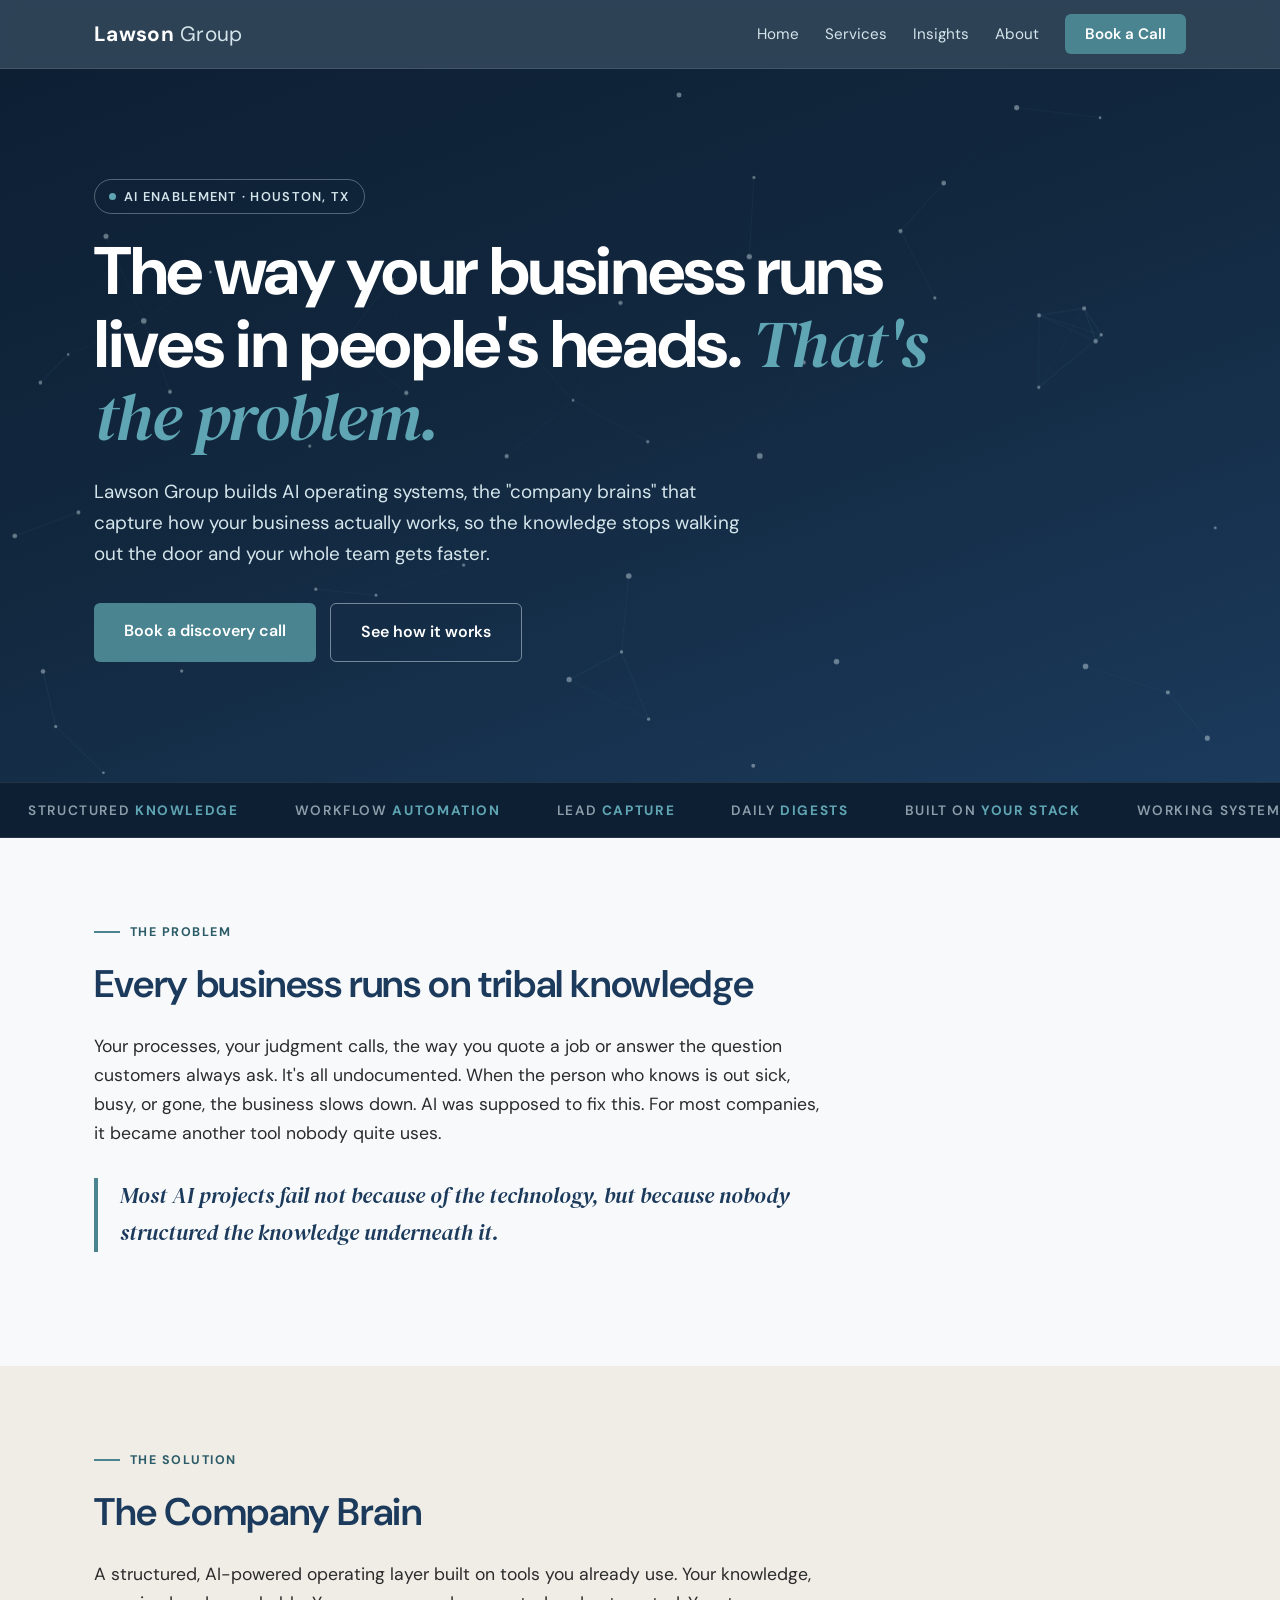
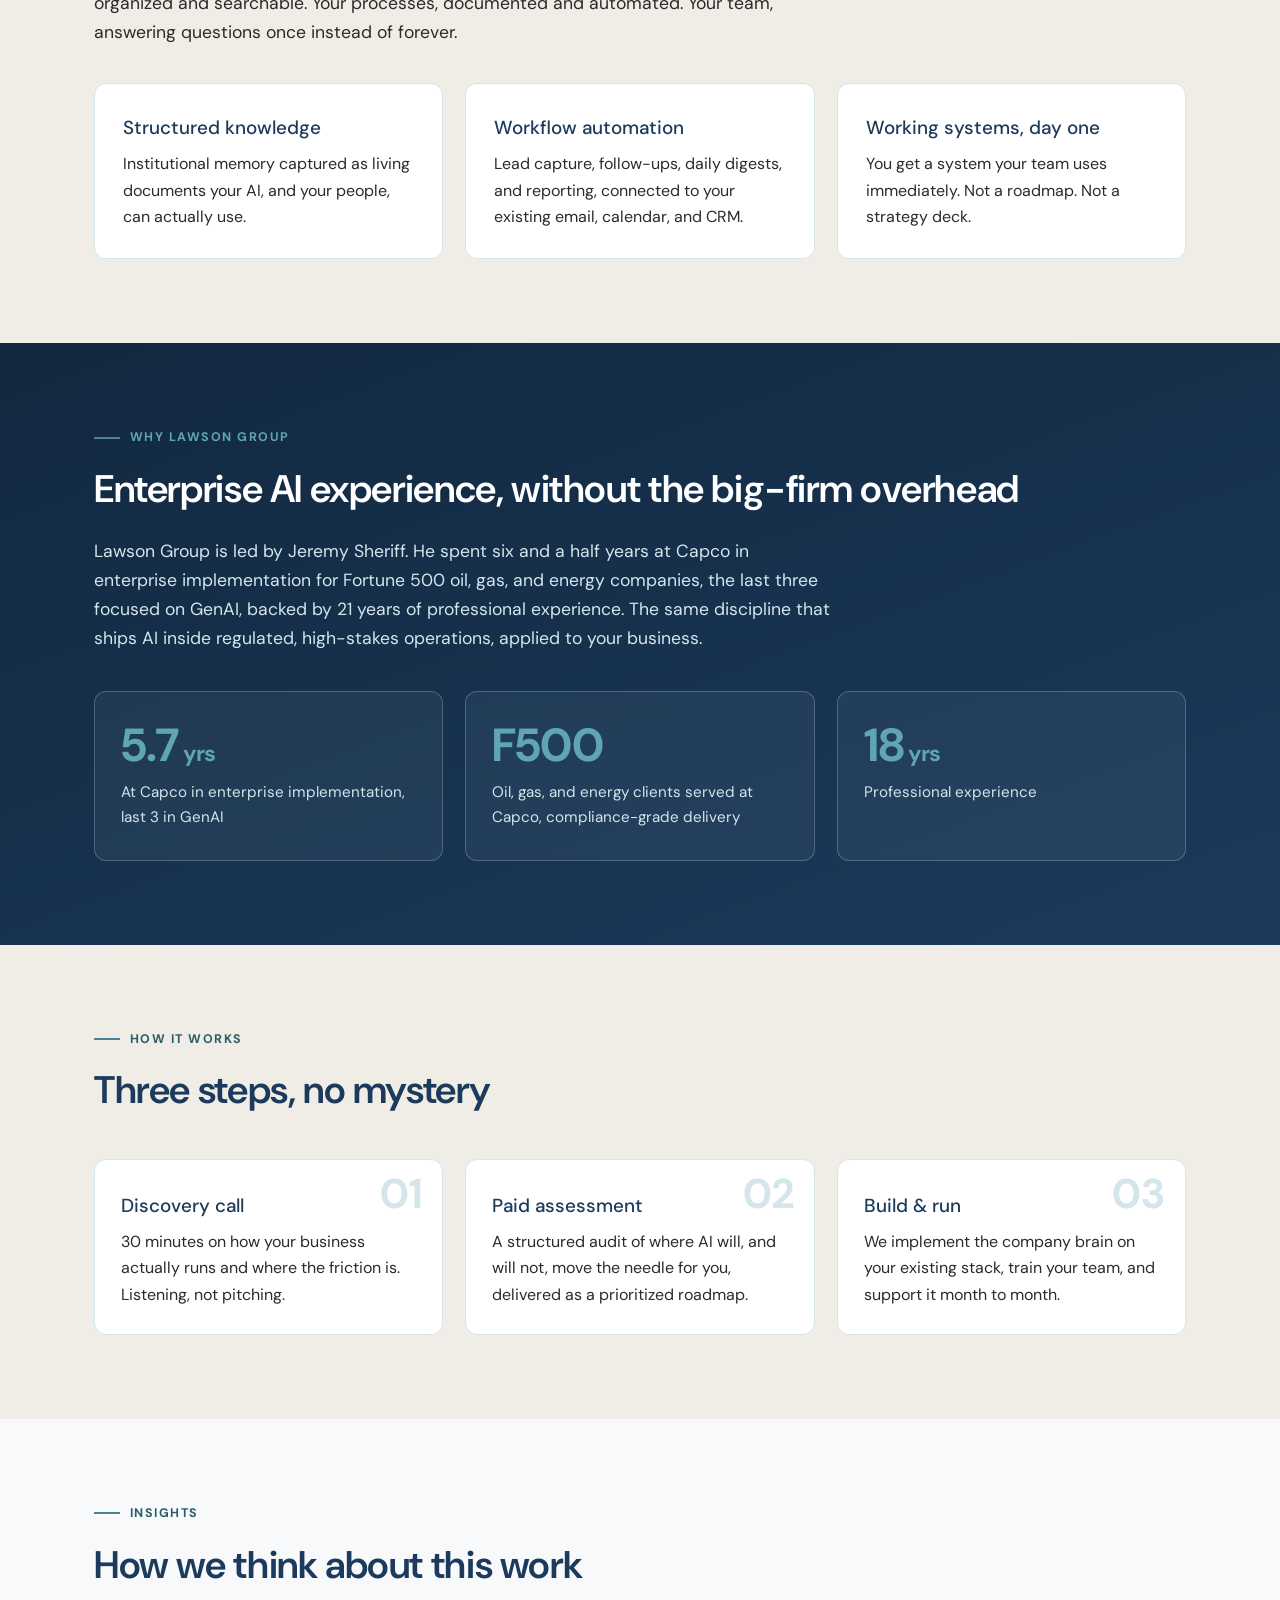
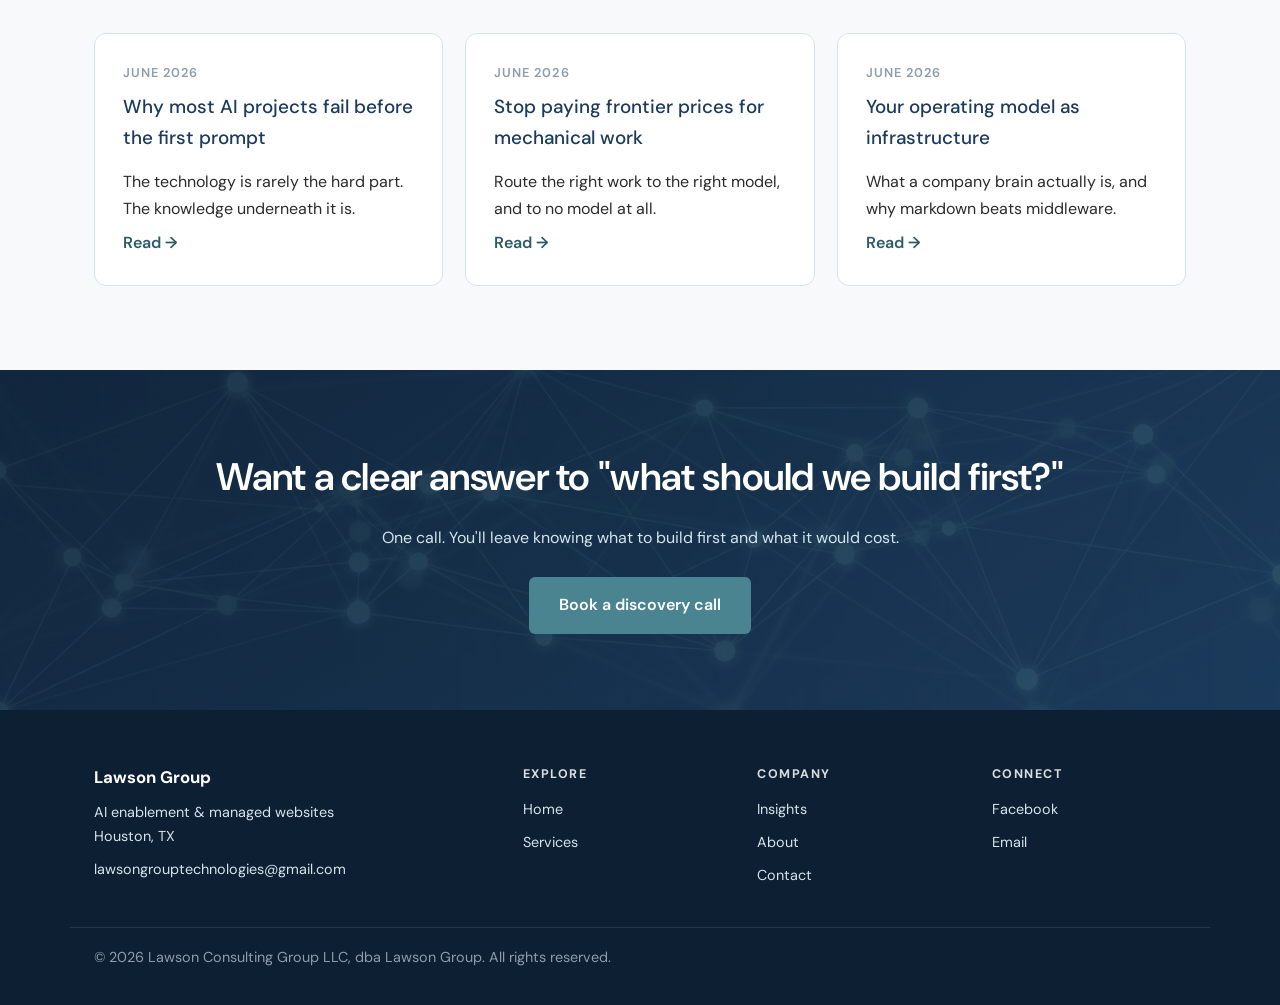
<file: index.html>
<!DOCTYPE html>
<html lang="en">
<head>
<meta charset="UTF-8">
<meta name="viewport" content="width=device-width, initial-scale=1.0">
<title>Lawson Group | AI Operating Systems for Growing Businesses | Houston, TX</title>
<meta name="description" content="Lawson Group builds AI-powered company brains, structured operating systems that capture how your business works and make your whole team faster. Houston, TX.">
<link rel="canonical" href="https://lawson-group.pages.dev/">
<meta property="og:title" content="Lawson Group | AI Operating Systems for Growing Businesses">
<meta property="og:description" content="The knowledge in your people's heads, turned into infrastructure that scales. AI enablement led by Jeremy Sheriff, with six and a half years in enterprise implementation at Capco, the last three focused on GenAI.">
<meta property="og:type" content="website">
<meta property="og:url" content="https://lawson-group.pages.dev/">
<meta property="og:image" content="https://lawson-group.pages.dev/assets/brand-graph.jpg">
<meta name="twitter:card" content="summary_large_image">
<meta name="twitter:image" content="https://lawson-group.pages.dev/assets/brand-graph.jpg">
<link rel="preconnect" href="https://fonts.googleapis.com">
<link href="https://fonts.googleapis.com/css2?family=DM+Sans:wght@400;500;600;700&family=DM+Serif+Display:ital@1&display=swap" rel="stylesheet">
<link rel="stylesheet" href="styles.css">
<script type="application/ld+json">
{"@context":"https://schema.org","@type":"ProfessionalService","name":"Lawson Group","legalName":"Lawson Consulting Group LLC","description":"AI enablement consulting and managed websites for small and mid-sized businesses.","areaServed":"Greater Houston, TX","email":"lawsongrouptechnologies@gmail.com","url":"https://lawson-group.pages.dev/"}
</script>
</head>
<body>
<a class="skip-link" href="#main">Skip to content</a>
<div id="progress"></div>
<header>
  <div class="container nav">
    <a class="logo" href="index.html">Lawson<span> Group</span></a>
    <button id="navToggle" aria-label="Menu" aria-expanded="false"><span></span><span></span><span></span></button>
    <nav aria-label="Primary"><ul>
      <li><a href="index.html" aria-current="page">Home</a></li>
      <li><a href="services.html">Services</a></li>
      <li><a href="insights.html">Insights</a></li>
      <li class="hide-m"><a href="about.html">About</a></li>
      <li><a class="nav-cta" href="contact.html">Book a Call</a></li>
    </ul></nav>
  </div>
</header>

<main id="main">
<section class="hero">
  <canvas id="net" aria-hidden="true"></canvas>
  <div class="container">
    <span class="eyebrow"><span class="dot"></span>AI enablement · Houston, TX</span>
    <h1>The way your business runs lives in people's heads. <em>That's the problem.</em></h1>
    <p>Lawson Group builds AI operating systems, the "company brains" that capture how your business actually works, so the knowledge stops walking out the door and your whole team gets faster.</p>
    <div class="hero-actions">
      <a class="btn btn-primary" href="contact.html">Book a discovery call</a>
      <a class="btn btn-ghost" href="services.html">See how it works</a>
    </div>
  </div>
</section>

<div class="marquee" aria-hidden="true">
  <div class="marquee-track">
    <span>Structured <b>knowledge</b></span><span>Workflow <b>automation</b></span><span>Lead <b>capture</b></span><span>Daily <b>digests</b></span><span>Built on <b>your stack</b></span><span>Working systems <b>day one</b></span><span>Structured <b>knowledge</b></span><span>Workflow <b>automation</b></span><span>Lead <b>capture</b></span><span>Daily <b>digests</b></span><span>Built on <b>your stack</b></span><span>Working systems <b>day one</b></span>
  </div>
</div>

<section>
  <div class="container">
    <p class="kicker reveal">The problem</p>
    <h2 class="reveal">Every business runs on tribal knowledge</h2>
    <p class="lead reveal d1">Your processes, your judgment calls, the way you quote a job or answer the question customers always ask. It's all undocumented. When the person who knows is out sick, busy, or gone, the business slows down. AI was supposed to fix this. For most companies, it became another tool nobody quite uses.</p>
    <p class="pullquote reveal d2">Most AI projects fail not because of the technology, but because nobody structured the knowledge underneath it.</p>
  </div>
</section>

<section class="section-alt">
  <div class="container">
    <p class="kicker reveal">The solution</p>
    <h2 class="reveal">The Company Brain</h2>
    <p class="lead reveal d1">A structured, AI-powered operating layer built on tools you already use. Your knowledge, organized and searchable. Your processes, documented and automated. Your team, answering questions once instead of forever.</p>
    <div class="grid grid-3">
      <div class="card reveal d1"><h3>Structured knowledge</h3><p>Institutional memory captured as living documents your AI, and your people, can actually use.</p></div>
      <div class="card reveal d2"><h3>Workflow automation</h3><p>Lead capture, follow-ups, daily digests, and reporting, connected to your existing email, calendar, and CRM.</p></div>
      <div class="card reveal d3"><h3>Working systems, day one</h3><p>You get a system your team uses immediately. Not a roadmap. Not a strategy deck.</p></div>
    </div>
  </div>
</section>

<section class="section-dark">
  <div class="container">
    <p class="kicker reveal">Why Lawson Group</p>
    <h2 class="reveal">Enterprise AI experience, without the big-firm overhead</h2>
    <p class="lead reveal d1">Lawson Group is led by Jeremy Sheriff. He spent six and a half years at Capco in enterprise implementation for Fortune 500 oil, gas, and energy companies, the last three focused on GenAI, backed by 21 years of professional experience. The same discipline that ships AI inside regulated, high-stakes operations, applied to your business.</p>
    <div class="stats">
      <div class="stat reveal d1"><span class="val" data-count="6.5">6.5<small>&nbsp;yrs</small></span><p>At Capco in enterprise implementation, last 3 in GenAI</p></div>
      <div class="stat reveal d2"><span class="val">F500</span><p>Oil, gas, and energy clients served at Capco, compliance-grade delivery</p></div>
      <div class="stat reveal d3"><span class="val" data-count="21">21<small>&nbsp;yrs</small></span><p>Professional experience</p></div>
    </div>
  </div>
</section>

<section class="section-alt">
  <div class="container">
    <p class="kicker reveal">How it works</p>
    <h2 class="reveal">Three steps, no mystery</h2>
    <div class="steps">
      <div class="step reveal d1"><h3>Discovery call</h3><p>30 minutes on how your business actually runs and where the friction is. Listening, not pitching.</p></div>
      <div class="step reveal d2"><h3>Paid assessment</h3><p>A structured audit of where AI will, and will not, move the needle for you, delivered as a prioritized roadmap.</p></div>
      <div class="step reveal d3"><h3>Build &amp; run</h3><p>We implement the company brain on your existing stack, train your team, and support it month to month.</p></div>
    </div>
  </div>
</section>

<section>
  <div class="container">
    <p class="kicker reveal">Insights</p>
    <h2 class="reveal">How we think about this work</h2>
    <div class="grid grid-3">
      <div class="card insight-card reveal d1"><span class="date">June 2026</span><h3>Why most AI projects fail before the first prompt</h3><p>The technology is rarely the hard part. The knowledge underneath it is.</p><a class="more" href="insights.html#knowledge-first">Read →</a></div>
      <div class="card insight-card reveal d2"><span class="date">June 2026</span><h3>Stop paying frontier prices for mechanical work</h3><p>Route the right work to the right model, and to no model at all.</p><a class="more" href="insights.html#model-routing">Read →</a></div>
      <div class="card insight-card reveal d3"><span class="date">June 2026</span><h3>Your operating model as infrastructure</h3><p>What a company brain actually is, and why markdown beats middleware.</p><a class="more" href="insights.html#company-brain">Read →</a></div>
    </div>
  </div>
</section>
</main>

<div class="cta-band">
  <div class="container">
    <h2>Want a clear answer to "what should we build first?"</h2>
    <p>One call. You'll leave knowing what to build first and what it would cost.</p>
    <a class="btn btn-primary" href="contact.html">Book a discovery call</a>
  </div>
</div>

<footer>
  <div class="container footer-grid">
    <div class="footer-brand">
      <strong>Lawson Group</strong>
      <p>AI enablement &amp; managed websites<br>Houston, TX</p>
      <a href="mailto:lawsongrouptechnologies@gmail.com">lawsongrouptechnologies@gmail.com</a>
    </div>
    <div class="footer-col">
      <h4>Explore</h4>
      <a href="index.html">Home</a>
      <a href="services.html">Services</a>
    </div>
    <div class="footer-col">
      <h4>Company</h4>
      <a href="insights.html">Insights</a>
      <a href="about.html">About</a>
      <a href="contact.html">Contact</a>
    </div>
    <div class="footer-col">
      <h4>Connect</h4>
      <a href="https://www.facebook.com/profile.php?id=61590938600605" target="_blank" rel="noopener">Facebook</a>
      <a href="mailto:lawsongrouptechnologies@gmail.com">Email</a>
    </div>
  </div>
  <div class="container fine">© 2026 Lawson Consulting Group LLC, dba Lawson Group. All rights reserved.</div>
</footer>
<script src="app.js" defer></script>
</body>
</html>
</file>
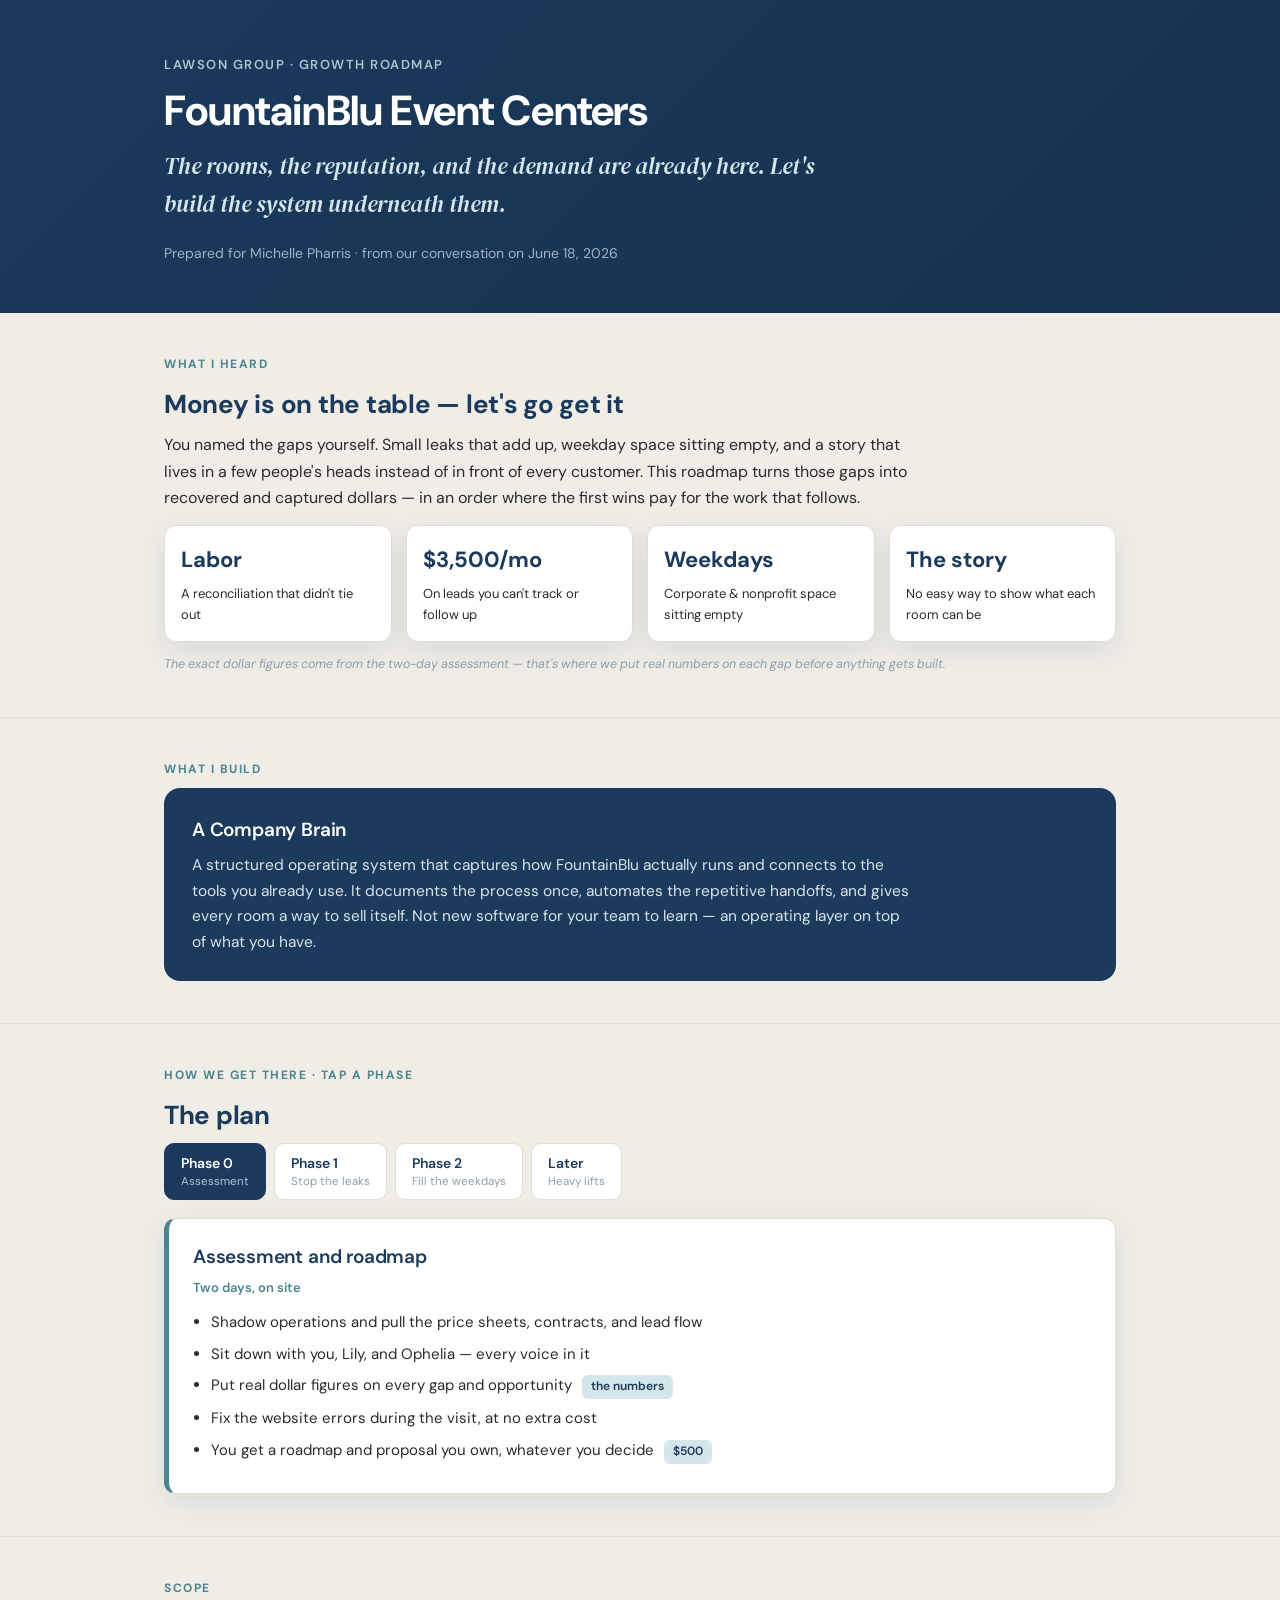
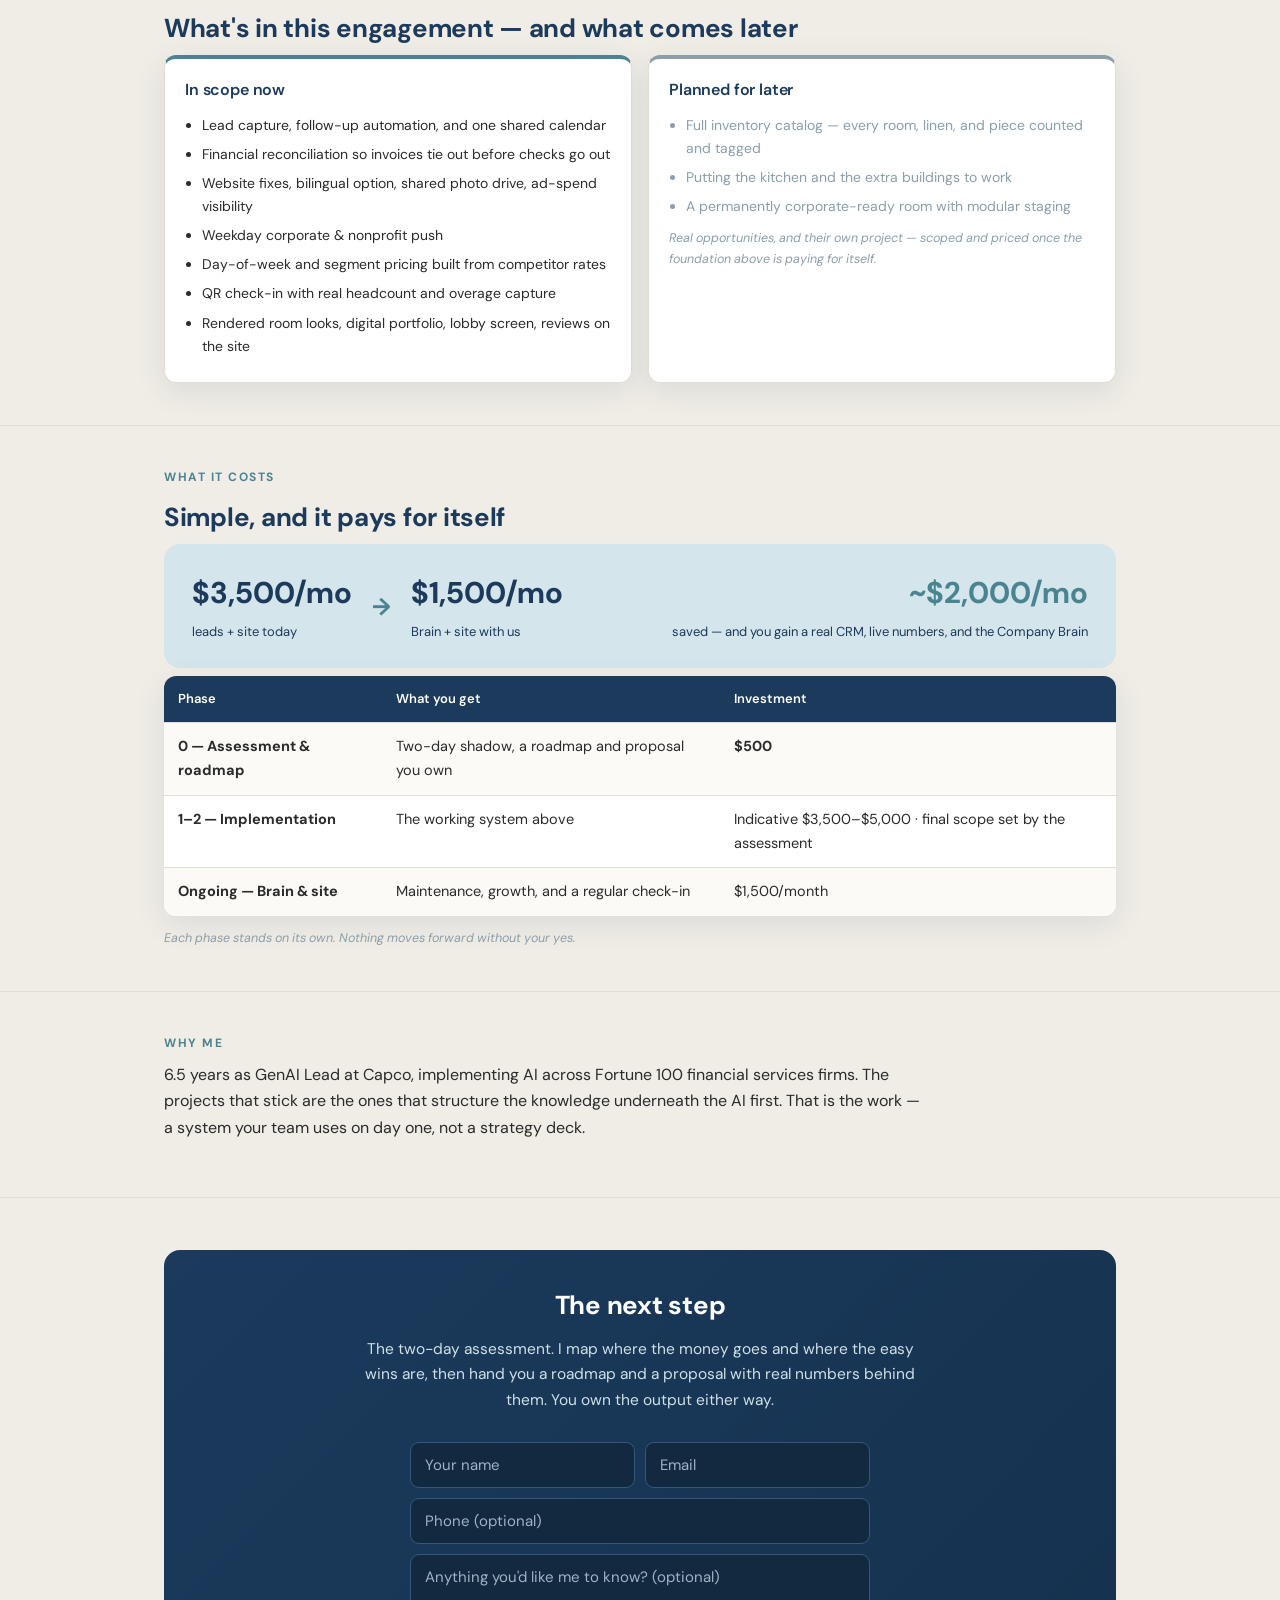
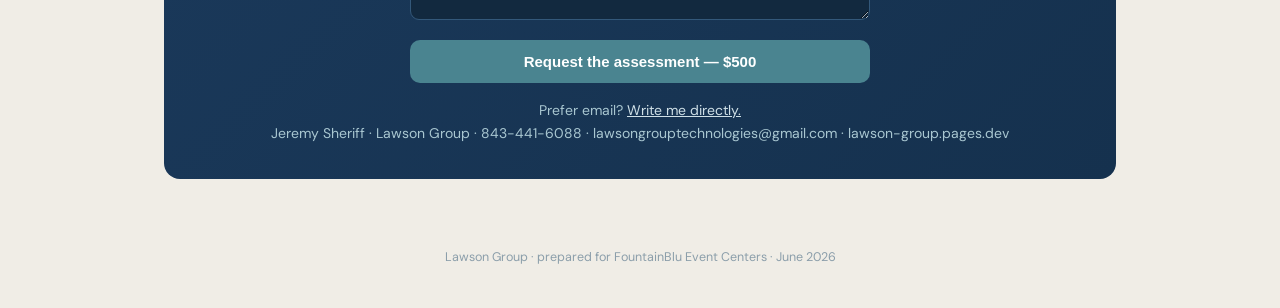
<file: fountainblu-roadmap/index.html>
<!DOCTYPE html>
<html lang="en">
<head>
<meta charset="UTF-8">
<meta name="viewport" content="width=device-width, initial-scale=1.0">
<title>FountainBlu — Growth Roadmap | Lawson Group</title>
<link rel="preconnect" href="https://fonts.googleapis.com">
<link rel="preconnect" href="https://fonts.gstatic.com" crossorigin>
<link href="https://fonts.googleapis.com/css2?family=DM+Sans:wght@400;500;600;700&family=DM+Serif+Display:ital@0;1&display=swap" rel="stylesheet">
<style>
  :root{
    --navy:#1B3A5C; --teal:#4A8490; --champagne:#F0EDE6; --ice:#D4E5EB;
    --slate:#8B9EAA; --ink:#2B2B2B; --offwhite:#F8F9FA; --white:#fff;
    --shadow:0 8px 30px rgba(27,58,92,.10); --line:#E2DED4;
  }
  *{box-sizing:border-box;margin:0;padding:0}
  body{font-family:'DM Sans',system-ui,-apple-system,Segoe UI,Roboto,sans-serif;background:var(--champagne);color:var(--ink);line-height:1.65}
  .wrap{max-width:1000px;margin:0 auto;padding:0 24px}
  h1,h2,h3{font-family:'DM Sans';font-weight:700;color:var(--navy);letter-spacing:-.01em}
  h2{font-size:26px;margin-bottom:6px} h3{font-size:19px;font-weight:600}

  header{background:linear-gradient(135deg,var(--navy),#15314e);color:#fff;padding:54px 0 48px}
  header .kick{color:#A9C7D1;font-size:13px;font-weight:600;letter-spacing:1.5px;text-transform:uppercase}
  header h1{color:#fff;font-size:42px;line-height:1.12;margin:12px 0 14px}
  header .tag{font-family:'DM Serif Display';font-style:italic;font-size:23px;color:var(--ice);font-weight:400;max-width:680px}
  header .who{margin-top:18px;color:#9FB4C4;font-size:14px}

  section{padding:42px 0;border-bottom:1px solid var(--line)}
  .eyebrow{color:var(--teal);font-weight:700;font-size:12px;letter-spacing:1.5px;text-transform:uppercase;margin-bottom:8px}
  p.body{font-size:16px;max-width:760px;margin-bottom:14px}

  .gaps{display:grid;grid-template-columns:repeat(4,1fr);gap:14px;margin-top:8px}
  @media(max-width:780px){.gaps{grid-template-columns:1fr 1fr}}
  .gap{background:var(--white);border:1px solid var(--line);border-radius:12px;padding:16px;box-shadow:var(--shadow)}
  .gap .big{font-family:'DM Sans';font-weight:700;font-size:22px;color:var(--navy)}
  .gap .lbl{font-size:13px;color:var(--ink);margin-top:4px}
  .note{font-size:12.5px;color:var(--slate);margin-top:12px;font-style:italic}

  .brain{background:var(--navy);color:#fff;border-radius:16px;padding:26px 28px;margin-top:6px}
  .brain h3{color:#fff} .brain p{color:#D8E4EA;font-size:15.5px;margin-top:8px;max-width:720px}

  /* phases */
  .ptabs{display:flex;flex-wrap:wrap;gap:8px;margin:6px 0 18px}
  .ptab{font-family:'DM Sans';font-size:14px;font-weight:600;border:1px solid var(--line);background:var(--white);
    color:var(--navy);padding:10px 16px;border-radius:10px;cursor:pointer;transition:.15s;text-align:left}
  .ptab small{display:block;font-weight:400;color:var(--slate);font-size:11.5px;margin-top:2px}
  .ptab.active{background:var(--navy);color:#fff;border-color:var(--navy)}
  .ptab.active small{color:#A9C7D1}
  .pbody{background:var(--white);border:1px solid var(--line);border-left:5px solid var(--teal);border-radius:12px;padding:22px 24px;box-shadow:var(--shadow);min-height:120px}
  .pbody h3{margin-bottom:4px} .pbody .when{color:var(--teal);font-weight:600;font-size:13px;margin-bottom:12px}
  .pbody ul{margin-left:18px} .pbody li{margin:7px 0;font-size:15px}
  .pbody .dollar{display:inline-block;background:var(--ice);color:var(--navy);font-weight:600;font-size:12px;padding:2px 9px;border-radius:6px;margin-left:6px}

  .scope{display:grid;grid-template-columns:1fr 1fr;gap:16px;margin-top:6px}
  @media(max-width:780px){.scope{grid-template-columns:1fr}}
  .scol{background:var(--white);border:1px solid var(--line);border-radius:12px;padding:18px 20px;box-shadow:var(--shadow)}
  .scol.in{border-top:4px solid var(--teal)} .scol.out{border-top:4px solid var(--slate)}
  .scol h3{font-size:16px;margin-bottom:10px}
  .scol ul{margin-left:17px} .scol li{margin:6px 0;font-size:14px;color:var(--ink)}
  .scol.out li{color:var(--slate)}
  .scol .cap{font-size:12.5px;color:var(--slate);margin-top:10px;font-style:italic}

  .savings{display:flex;align-items:center;gap:20px;flex-wrap:wrap;background:var(--ice);border-radius:16px;padding:24px 28px;margin-top:6px}
  .savings .num{font-family:'DM Sans';font-weight:700;font-size:30px;color:var(--navy)}
  .savings .arr{font-size:24px;color:var(--teal);font-weight:700}
  .savings .save{margin-left:auto;text-align:right}
  .savings .save b{display:block;font-size:30px;color:var(--teal);font-weight:700}
  .savings .save span{font-size:13px;color:var(--navy)}
  @media(max-width:780px){.savings .save{margin-left:0;text-align:left;width:100%}}

  table{width:100%;border-collapse:collapse;background:var(--white);border-radius:12px;overflow:hidden;box-shadow:var(--shadow);font-size:14.5px;margin-top:8px}
  th{background:var(--navy);color:#fff;text-align:left;padding:12px 14px;font-size:13px;font-weight:600}
  td{padding:12px 14px;border-top:1px solid var(--line);vertical-align:top}
  tr:nth-child(even) td{background:#FBFAF6}

  .cta{background:linear-gradient(135deg,var(--navy),#15314e);color:#fff;border-radius:16px;padding:34px;text-align:center;margin-top:10px}
  .cta h2{color:#fff;font-size:26px} .cta p{color:#CFE0E7;max-width:560px;margin:10px auto 18px;font-size:15.5px}
  .btn{display:inline-block;background:var(--teal);color:#fff;font-weight:600;text-decoration:none;padding:13px 26px;border-radius:10px;font-size:15px}
  .contact{margin-top:16px;color:#A9C7D1;font-size:14px}

  footer{padding:26px 0 40px;color:var(--slate);font-size:12.5px;text-align:center}

  /* assessment request form (CTA) */
  .assess{max-width:460px;margin:8px auto 4px;text-align:left}
  .assess .row{display:flex;gap:10px}
  @media(max-width:560px){.assess .row{flex-direction:column}}
  .assess input,.assess textarea{width:100%;margin-top:10px;padding:12px 14px;border:1px solid #33587a;border-radius:9px;background:#12293f;color:#fff;font-family:'DM Sans';font-size:15px}
  .assess input::placeholder,.assess textarea::placeholder{color:#9FB4C4}
  .assess input:focus,.assess textarea:focus{outline:none;border-color:var(--teal)}
  .assess button{width:100%;margin-top:12px;background:var(--teal);color:#fff;font-weight:600;border:none;padding:13px 26px;border-radius:10px;font-size:15px;cursor:pointer}
  .assess button:disabled{opacity:.6;cursor:default}
  .assess-ok{max-width:460px;margin:10px auto 2px;background:var(--ice);color:var(--navy);border-radius:12px;padding:16px 18px;font-weight:600}
</style>
</head>
<body>
<header>
  <div class="wrap">
    <div class="kick">Lawson Group · Growth Roadmap</div>
    <h1>FountainBlu Event Centers</h1>
    <div class="tag">The rooms, the reputation, and the demand are already here. Let's build the system underneath them.</div>
    <div class="who">Prepared for Michelle Pharris · from our conversation on June 18, 2026</div>
  </div>
</header>

<section>
  <div class="wrap">
    <div class="eyebrow">What I heard</div>
    <h2>Money is on the table — let's go get it</h2>
    <p class="body">You named the gaps yourself. Small leaks that add up, weekday space sitting empty, and a story that lives in a few people's heads instead of in front of every customer. This roadmap turns those gaps into recovered and captured dollars — in an order where the first wins pay for the work that follows.</p>
    <div class="gaps">
      <div class="gap"><div class="big">Labor</div><div class="lbl">A reconciliation that didn't tie out</div></div>
      <div class="gap"><div class="big">$3,500/mo</div><div class="lbl">On leads you can't track or follow up</div></div>
      <div class="gap"><div class="big">Weekdays</div><div class="lbl">Corporate &amp; nonprofit space sitting empty</div></div>
      <div class="gap"><div class="big">The story</div><div class="lbl">No easy way to show what each room can be</div></div>
    </div>
    <p class="note">The exact dollar figures come from the two-day assessment — that's where we put real numbers on each gap before anything gets built.</p>
  </div>
</section>

<section>
  <div class="wrap">
    <div class="eyebrow">What I build</div>
    <div class="brain">
      <h3>A Company Brain</h3>
      <p>A structured operating system that captures how FountainBlu actually runs and connects to the tools you already use. It documents the process once, automates the repetitive handoffs, and gives every room a way to sell itself. Not new software for your team to learn — an operating layer on top of what you have.</p>
    </div>
  </div>
</section>

<section>
  <div class="wrap">
    <div class="eyebrow">How we get there · tap a phase</div>
    <h2>The plan</h2>
    <div class="ptabs" id="ptabs">
      <button class="ptab active" data-p="0">Phase 0<small>Assessment</small></button>
      <button class="ptab" data-p="1">Phase 1<small>Stop the leaks</small></button>
      <button class="ptab" data-p="2">Phase 2<small>Fill the weekdays</small></button>
      <button class="ptab" data-p="3">Later<small>Heavy lifts</small></button>
    </div>
    <div class="pbody" id="pbody"></div>
  </div>
</section>

<section>
  <div class="wrap">
    <div class="eyebrow">Scope</div>
    <h2>What's in this engagement — and what comes later</h2>
    <div class="scope">
      <div class="scol in">
        <h3>In scope now</h3>
        <ul>
          <li>Lead capture, follow-up automation, and one shared calendar</li>
          <li>Financial reconciliation so invoices tie out before checks go out</li>
          <li>Website fixes, bilingual option, shared photo drive, ad-spend visibility</li>
          <li>Weekday corporate &amp; nonprofit push</li>
          <li>Day-of-week and segment pricing built from competitor rates</li>
          <li>QR check-in with real headcount and overage capture</li>
          <li>Rendered room looks, digital portfolio, lobby screen, reviews on the site</li>
        </ul>
      </div>
      <div class="scol out">
        <h3>Planned for later</h3>
        <ul>
          <li>Full inventory catalog — every room, linen, and piece counted and tagged</li>
          <li>Putting the kitchen and the extra buildings to work</li>
          <li>A permanently corporate-ready room with modular staging</li>
        </ul>
        <div class="cap">Real opportunities, and their own project — scoped and priced once the foundation above is paying for itself.</div>
      </div>
    </div>
  </div>
</section>

<section>
  <div class="wrap">
    <div class="eyebrow">What it costs</div>
    <h2>Simple, and it pays for itself</h2>
    <div class="savings">
      <div><div class="num">$3,500/mo</div><span style="font-size:13px;color:var(--navy)">leads + site today</span></div>
      <div class="arr">→</div>
      <div><div class="num">$1,500/mo</div><span style="font-size:13px;color:var(--navy)">Brain + site with us</span></div>
      <div class="save"><b>~$2,000/mo</b><span>saved — and you gain a real CRM, live numbers, and the Company Brain</span></div>
    </div>
    <table>
      <tr><th>Phase</th><th>What you get</th><th>Investment</th></tr>
      <tr><td><strong>0 — Assessment &amp; roadmap</strong></td><td>Two-day shadow, a roadmap and proposal you own</td><td><strong>$500</strong></td></tr>
      <tr><td><strong>1–2 — Implementation</strong></td><td>The working system above</td><td>Indicative $3,500–$5,000 · final scope set by the assessment</td></tr>
      <tr><td><strong>Ongoing — Brain &amp; site</strong></td><td>Maintenance, growth, and a regular check-in</td><td>$1,500/month</td></tr>
    </table>
    <p class="note">Each phase stands on its own. Nothing moves forward without your yes.</p>
  </div>
</section>

<section>
  <div class="wrap">
    <div class="eyebrow">Why me</div>
    <p class="body">6.5 years as GenAI Lead at Capco, implementing AI across Fortune 100 financial services firms. The projects that stick are the ones that structure the knowledge underneath the AI first. That is the work — a system your team uses on day one, not a strategy deck.</p>
  </div>
</section>

<section style="border-bottom:none">
  <div class="wrap">
    <div class="cta">
      <h2>The next step</h2>
      <p>The two-day assessment. I map where the money goes and where the easy wins are, then hand you a roadmap and a proposal with real numbers behind them. You own the output either way.</p>
      <form id="assessForm" class="assess" action="https://api.web3forms.com/submit" method="POST">
      <input type="hidden" name="access_key" value="ee13bb71-10b9-4d0c-8bcf-9f8c08911f97">
      <input type="hidden" name="subject" value="FountainBlu — Assessment Request ($500)">
      <input type="hidden" name="from_name" value="FountainBlu Roadmap Page">
      <input type="checkbox" name="botcheck" style="display:none" tabindex="-1" autocomplete="off">
      <div class="row">
        <input type="text" name="name" placeholder="Your name" required>
        <input type="email" name="email" placeholder="Email" required>
      </div>
      <input type="text" name="phone" placeholder="Phone (optional)">
      <textarea name="message" rows="2" placeholder="Anything you'd like me to know? (optional)"></textarea>
      <button type="submit">Request the assessment — $500</button>
    </form>
    <div id="assessOk" class="assess-ok" style="display:none">Thank you — your request is in. I'll reach out within one business day to set the two days. — Jeremy</div>
      <div class="contact">Prefer email? <a href="mailto:lawsongrouptechnologies@gmail.com?subject=FountainBlu%20assessment" style="color:#CFE0E7;text-decoration:underline">Write me directly.</a><br>Jeremy Sheriff · Lawson Group · 843-441-6088 · lawsongrouptechnologies@gmail.com · lawson-group.pages.dev</div>
    </div>
  </div>
</section>

<footer><div class="wrap">Lawson Group · prepared for FountainBlu Event Centers · June 2026</div></footer>

<script>
  const P={
    "0":{t:"Assessment and roadmap",w:"Two days, on site",items:[
      ["Shadow operations and pull the price sheets, contracts, and lead flow",""],
      ["Sit down with you, Lily, and Ophelia — every voice in it",""],
      ["Put real dollar figures on every gap and opportunity","the numbers"],
      ["Fix the website errors during the visit, at no extra cost",""],
      ["You get a roadmap and proposal you own, whatever you decide","$500"]]},
    "1":{t:"Stop the leaks and capture the leads",w:"First month",items:[
      ["Lead capture wired into a real follow-up system","hard $"],
      ["Date, event type, budget, and guest count on the inquiry form",""],
      ["One shared calendar across all five spaces",""],
      ["Reconciliation so labor and vendor invoices tie out before checks go out","hard $"],
      ["Website fixes, bilingual option, shared photo drive, ad-spend visibility",""]]},
    "2":{t:"Fill the weekdays and sharpen the offer",w:"Weeks four to eight",items:[
      ["A real push on weekday corporate and nonprofit bookings","hard $"],
      ["Day-of-week and segment pricing built from competitor rates",""],
      ["QR check-in that captures real headcount and the overages you're missing","hard $"],
      ["Rendered looks per room, a clean digital portfolio, and a lobby screen",""],
      ["Your reviews pulled through to the website",""]]},
    "3":{t:"The heavy lifts — a later project",w:"Scoped once the foundation pays for itself",items:[
      ["A full inventory catalog — every room, linen, and piece counted and tagged",""],
      ["Putting the kitchen and the extra buildings to work",""],
      ["A permanently corporate-ready room with modular staging",""],
      ["Real opportunities, planned and priced separately",""]]}
  };
  function show(p){
    const d=P[p]; let h='<h3>'+d.t+'</h3><div class="when">'+d.w+'</div><ul>';
    d.items.forEach(([txt,tag])=>{ h+='<li>'+txt+(tag?' <span class="dollar">'+tag+'</span>':'')+'</li>'; });
    h+='</ul>'; document.getElementById('pbody').innerHTML=h;
  }
  document.getElementById('ptabs').addEventListener('click',e=>{
    const b=e.target.closest('.ptab'); if(!b)return;
    document.querySelectorAll('.ptab').forEach(x=>x.classList.remove('active'));
    b.classList.add('active'); show(b.dataset.p);
  });
  show("0");
</script>
<script>
document.getElementById('assessForm').addEventListener('submit', async function(e){
  e.preventDefault();
  var f=e.target, b=f.querySelector('button');
  b.disabled=true; b.textContent='Sending…';
  try{
    var r=await fetch(f.action,{method:'POST',body:new FormData(f)});
    if(r.ok){f.style.display='none';document.getElementById('assessOk').style.display='block';}
    else{b.disabled=false;b.textContent='Request the assessment — $500';alert('Something went wrong — please email lawsongrouptechnologies@gmail.com');}
  }catch(err){b.disabled=false;b.textContent='Request the assessment — $500';alert('Something went wrong — please email lawsongrouptechnologies@gmail.com');}
});
</script>
</body>
</html>
</file>
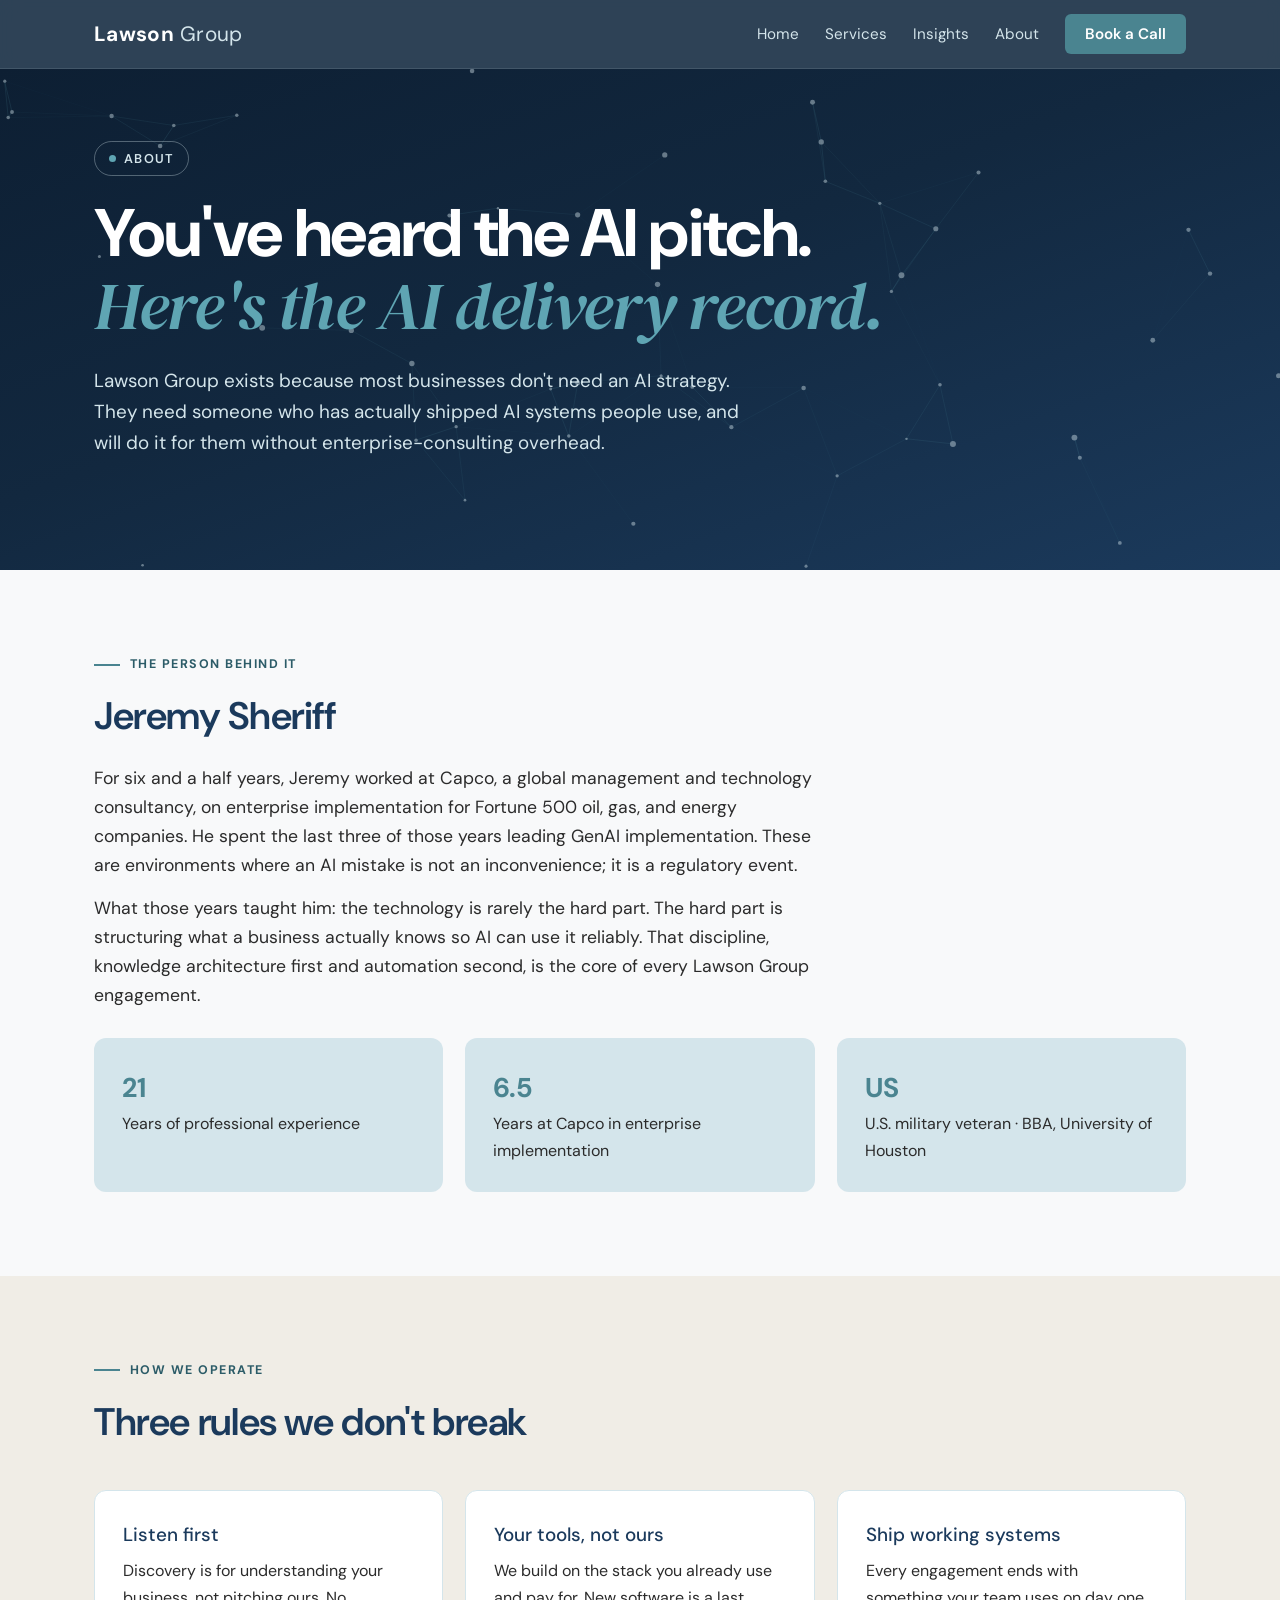
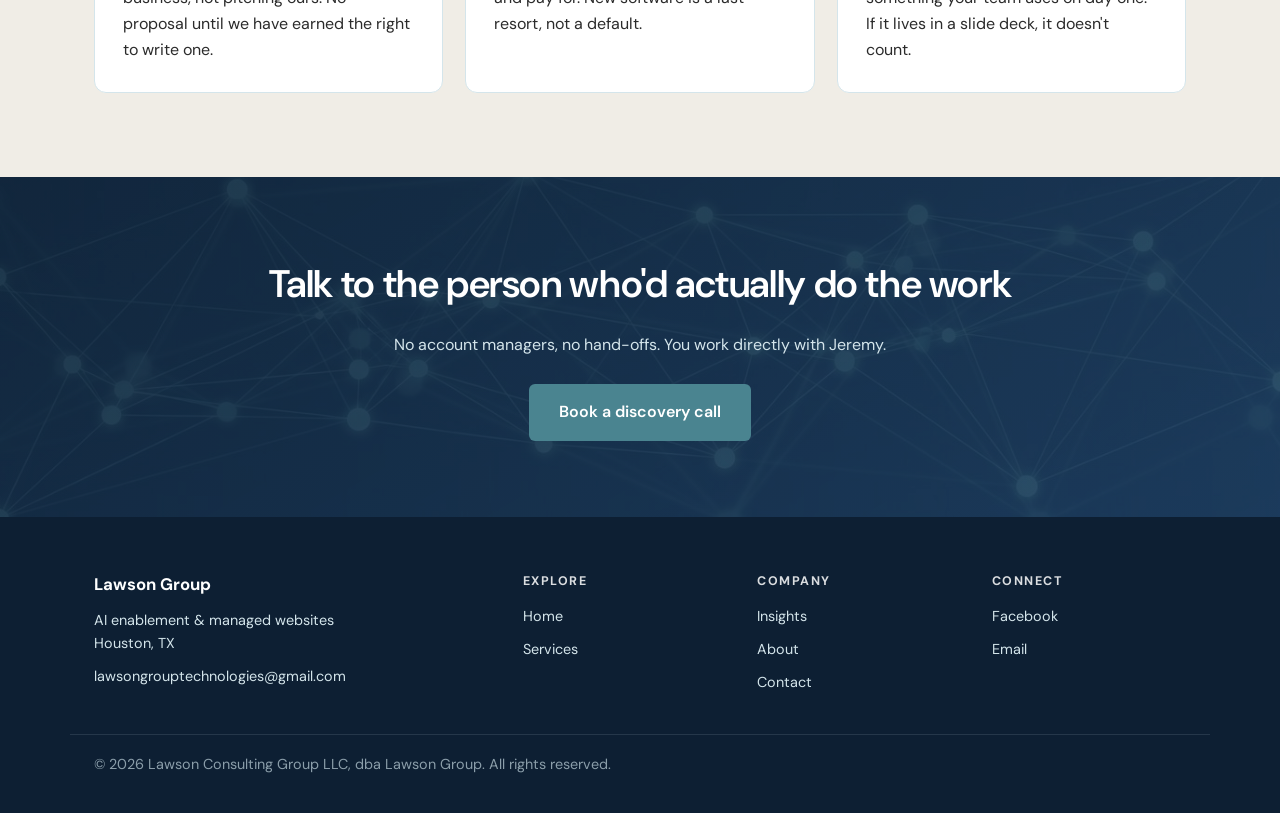
<file: about.html>
<!DOCTYPE html>
<html lang="en">
<head>
<meta charset="UTF-8">
<meta name="viewport" content="width=device-width, initial-scale=1.0">
<title>About Jeremy Sheriff | Lawson Group</title>
<meta name="description" content="Jeremy Sheriff spent six and a half years at Capco in enterprise implementation for Fortune 500 oil, gas, and energy companies, the last three focused on GenAI. Now he builds AI operating systems for businesses of any size.">
<link rel="canonical" href="https://lawson-group.pages.dev/about.html">
<link rel="preconnect" href="https://fonts.googleapis.com">
<link href="https://fonts.googleapis.com/css2?family=DM+Sans:wght@400;500;600;700&family=DM+Serif+Display:ital@1&display=swap" rel="stylesheet">
<link rel="stylesheet" href="styles.css">
</head>
<body>
<a class="skip-link" href="#main">Skip to content</a>
<div id="progress"></div>
<header>
  <div class="container nav">
    <a class="logo" href="index.html">Lawson<span> Group</span></a>
    <button id="navToggle" aria-label="Menu" aria-expanded="false"><span></span><span></span><span></span></button>
    <nav><ul>
      <li><a href="index.html">Home</a></li>
      <li><a href="services.html">Services</a></li>
      <li><a href="insights.html">Insights</a></li>
      <li class="hide-m"><a href="about.html">About</a></li>
      <li><a class="nav-cta" href="contact.html">Book a Call</a></li>
    </ul></nav>
  </div>
</header>
<main id="main">

<section class="hero hero-sub">
  <canvas id="net" aria-hidden="true"></canvas>
  <div class="container">
    <span class="eyebrow"><span class="dot"></span>About</span>
    <h1>You've heard the AI pitch. <em>Here's the AI delivery record.</em></h1>
    <p>Lawson Group exists because most businesses don't need an AI strategy. They need someone who has actually shipped AI systems people use, and will do it for them without enterprise-consulting overhead.</p>
  </div>
</section>

<section>
  <div class="container">
    <p class="kicker reveal">The person behind it</p>
    <h2 class="reveal">Jeremy Sheriff</h2>
    <p class="lead reveal d1">For six and a half years, Jeremy worked at Capco, a global management and technology consultancy, on enterprise implementation for Fortune 500 oil, gas, and energy companies. He spent the last three of those years leading GenAI implementation. These are environments where an AI mistake is not an inconvenience; it is a regulatory event.</p>
    <p class="lead reveal d2" style="margin-top:14px">What those years taught him: the technology is rarely the hard part. The hard part is structuring what a business actually knows so AI can use it reliably. That discipline, knowledge architecture first and automation second, is the core of every Lawson Group engagement.</p>
    <div class="grid grid-3" style="margin-top:28px">
      <div class="card card-ice reveal d1"><span class="num">21</span><p>Years of professional experience</p></div>
      <div class="card card-ice reveal d2"><span class="num">6.5</span><p>Years at Capco in enterprise implementation</p></div>
      <div class="card card-ice reveal d3"><span class="num">US</span><p>U.S. military veteran · BBA, University of Houston</p></div>
    </div>
  </div>
</section>

<section class="section-alt">
  <div class="container">
    <p class="kicker reveal">How we operate</p>
    <h2 class="reveal">Three rules we don't break</h2>
    <div class="grid grid-3">
      <div class="card reveal d1"><h3>Listen first</h3><p>Discovery is for understanding your business, not pitching ours. No proposal until we have earned the right to write one.</p></div>
      <div class="card reveal d2"><h3>Your tools, not ours</h3><p>We build on the stack you already use and pay for. New software is a last resort, not a default.</p></div>
      <div class="card reveal d3"><h3>Ship working systems</h3><p>Every engagement ends with something your team uses on day one. If it lives in a slide deck, it doesn't count.</p></div>
    </div>
  </div>
</section>

<div class="cta-band">
  <div class="container">
    <h2>Talk to the person who'd actually do the work</h2>
    <p>No account managers, no hand-offs. You work directly with Jeremy.</p>
    <a class="btn btn-primary" href="contact.html">Book a discovery call</a>
  </div>
</div>

</main>

<footer>
  <div class="container footer-grid">
    <div class="footer-brand">
      <strong>Lawson Group</strong>
      <p>AI enablement &amp; managed websites<br>Houston, TX</p>
      <a href="mailto:lawsongrouptechnologies@gmail.com">lawsongrouptechnologies@gmail.com</a>
    </div>
    <div class="footer-col">
      <h4>Explore</h4>
      <a href="index.html">Home</a>
      <a href="services.html">Services</a>
    </div>
    <div class="footer-col">
      <h4>Company</h4>
      <a href="insights.html">Insights</a>
      <a href="about.html">About</a>
      <a href="contact.html">Contact</a>
    </div>
    <div class="footer-col">
      <h4>Connect</h4>
      <a href="https://www.facebook.com/profile.php?id=61590938600605" target="_blank" rel="noopener">Facebook</a>
      <a href="mailto:lawsongrouptechnologies@gmail.com">Email</a>
    </div>
  </div>
  <div class="container fine">© 2026 Lawson Consulting Group LLC, dba Lawson Group. All rights reserved.</div>
</footer>
<script src="app.js" defer></script>
</body>
</html>
</file>
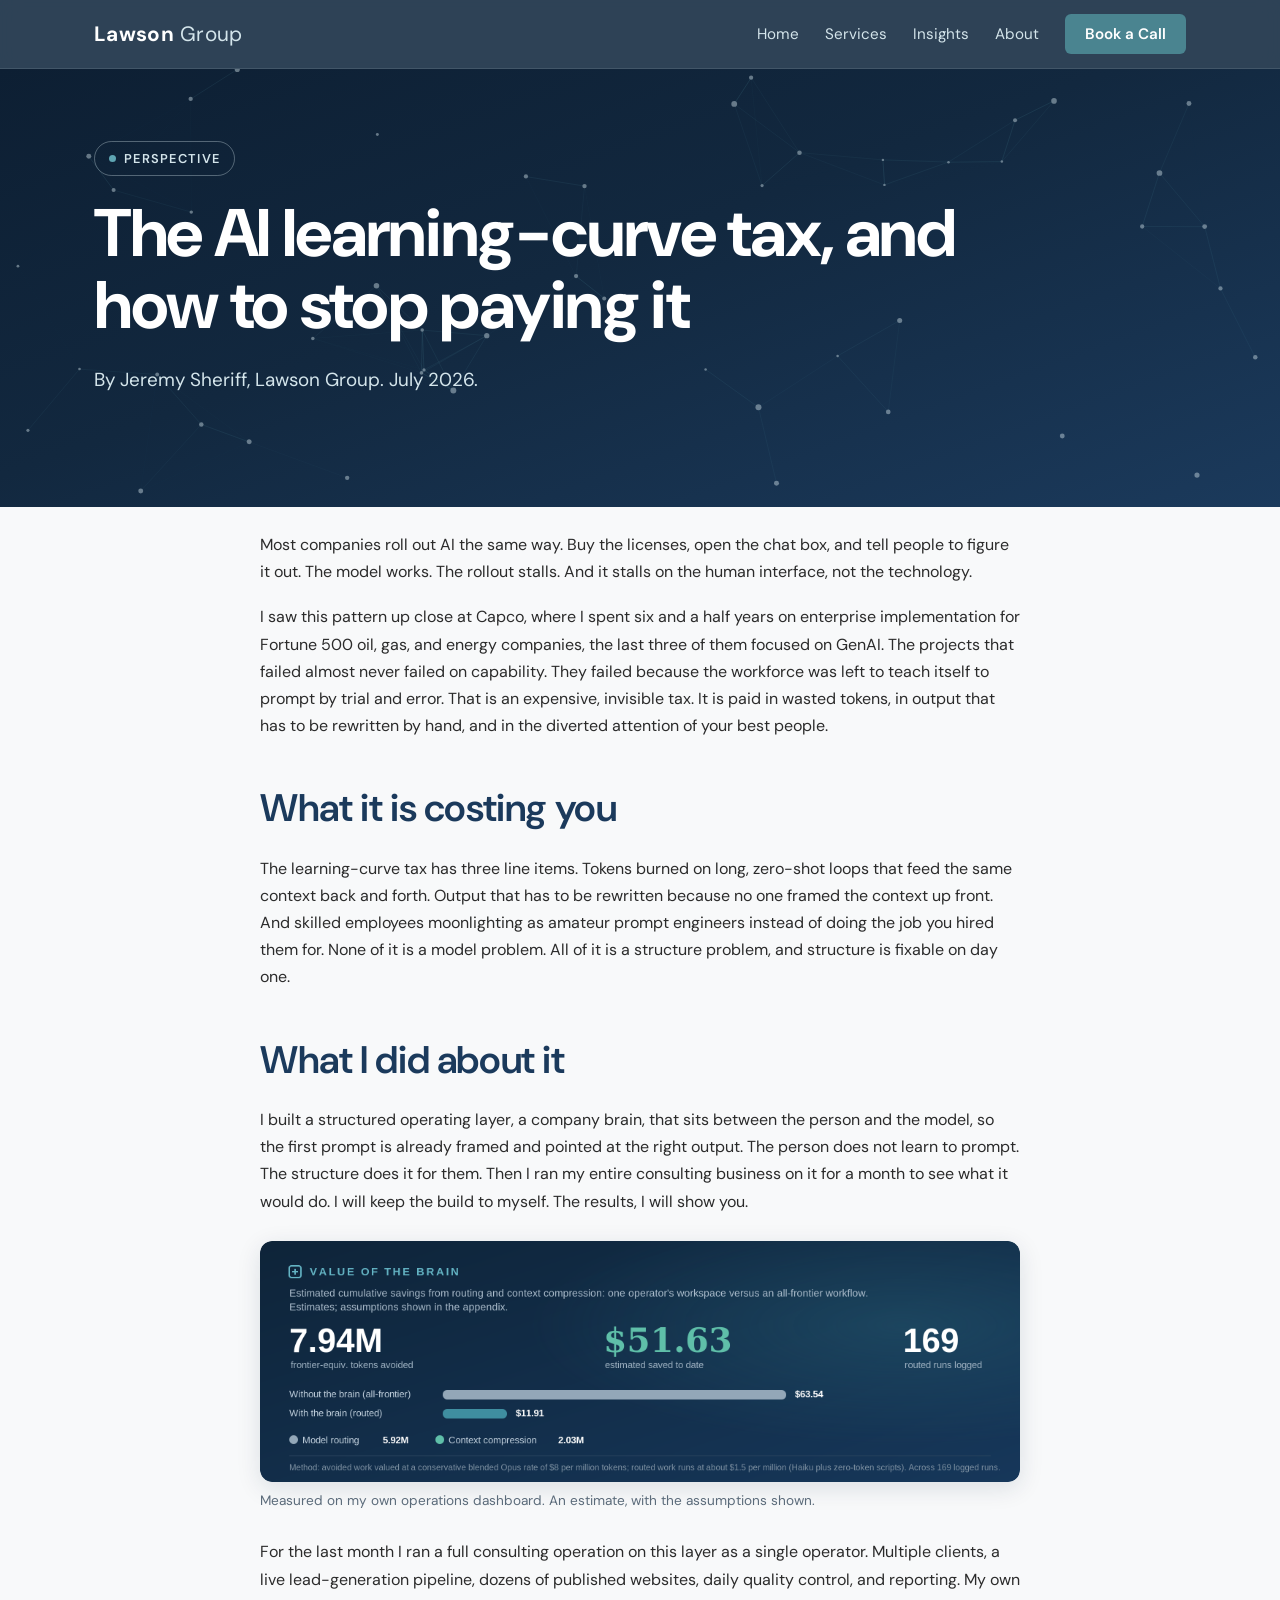
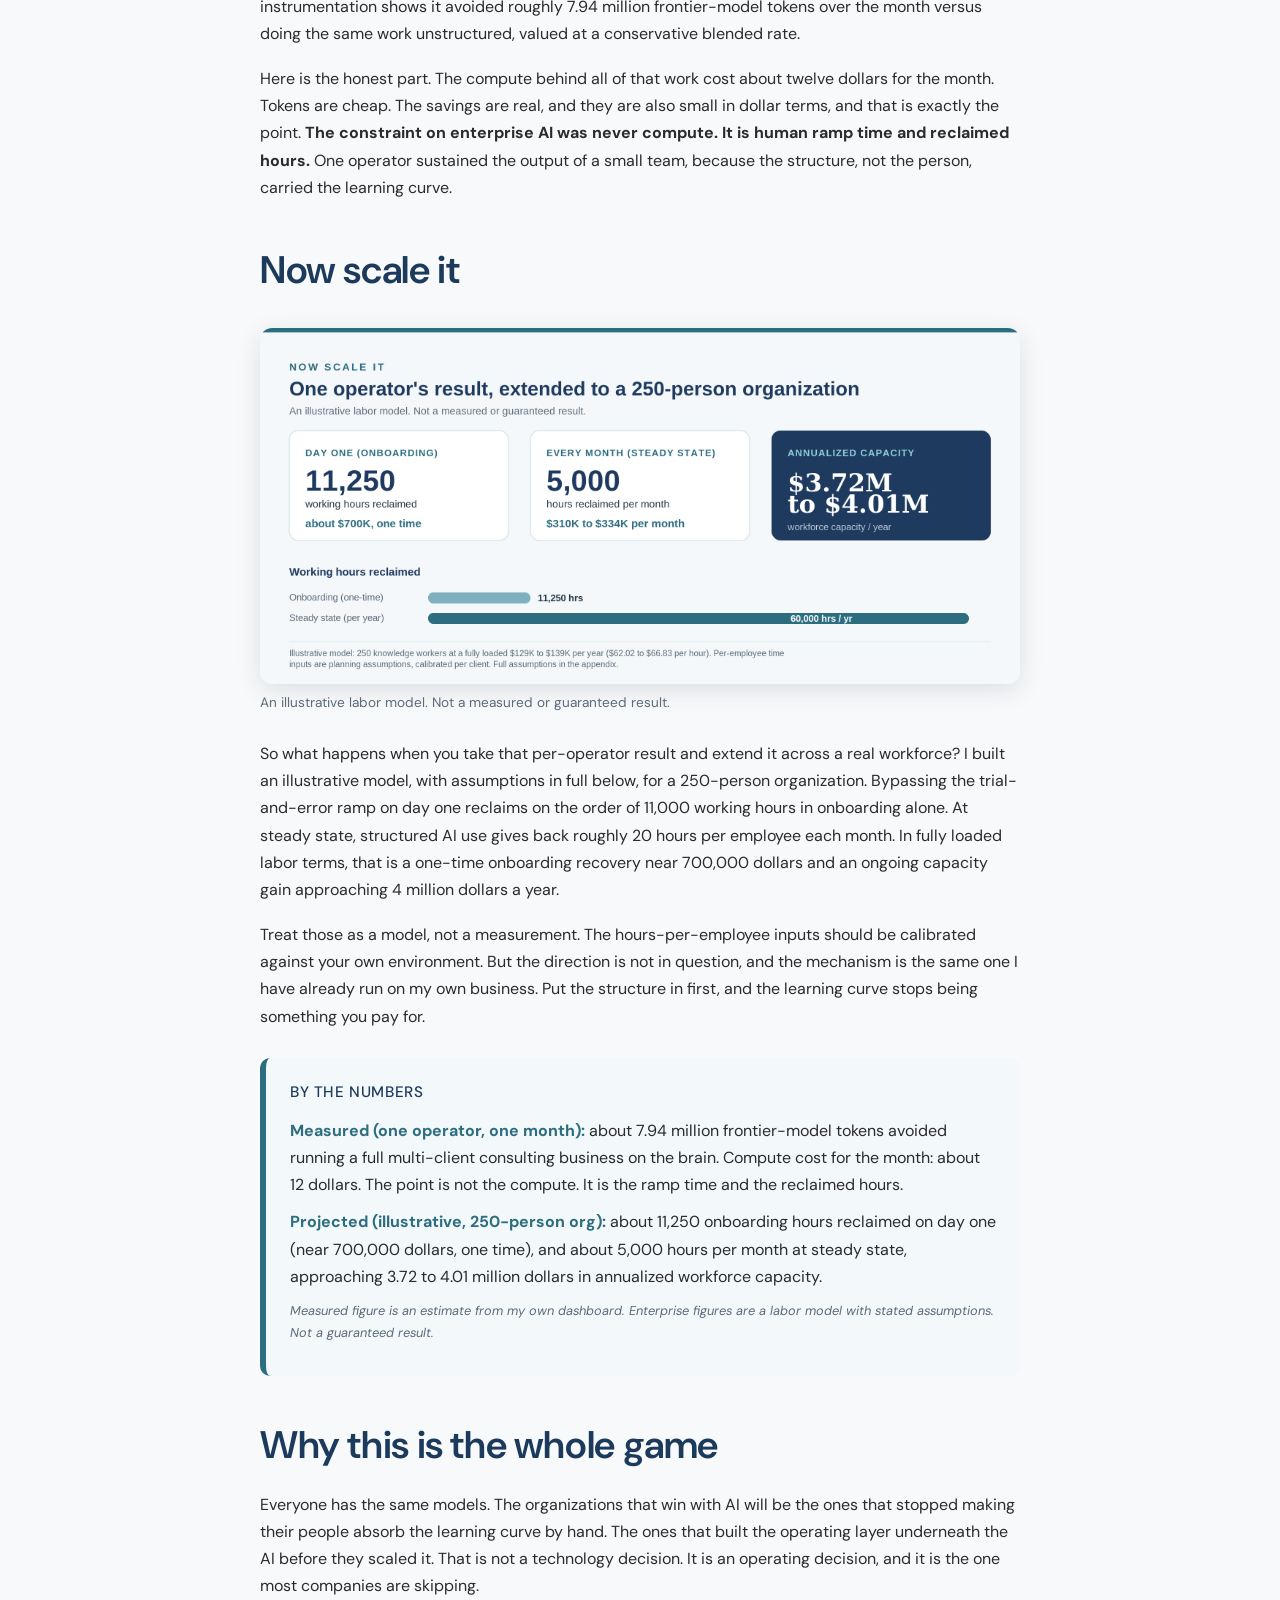
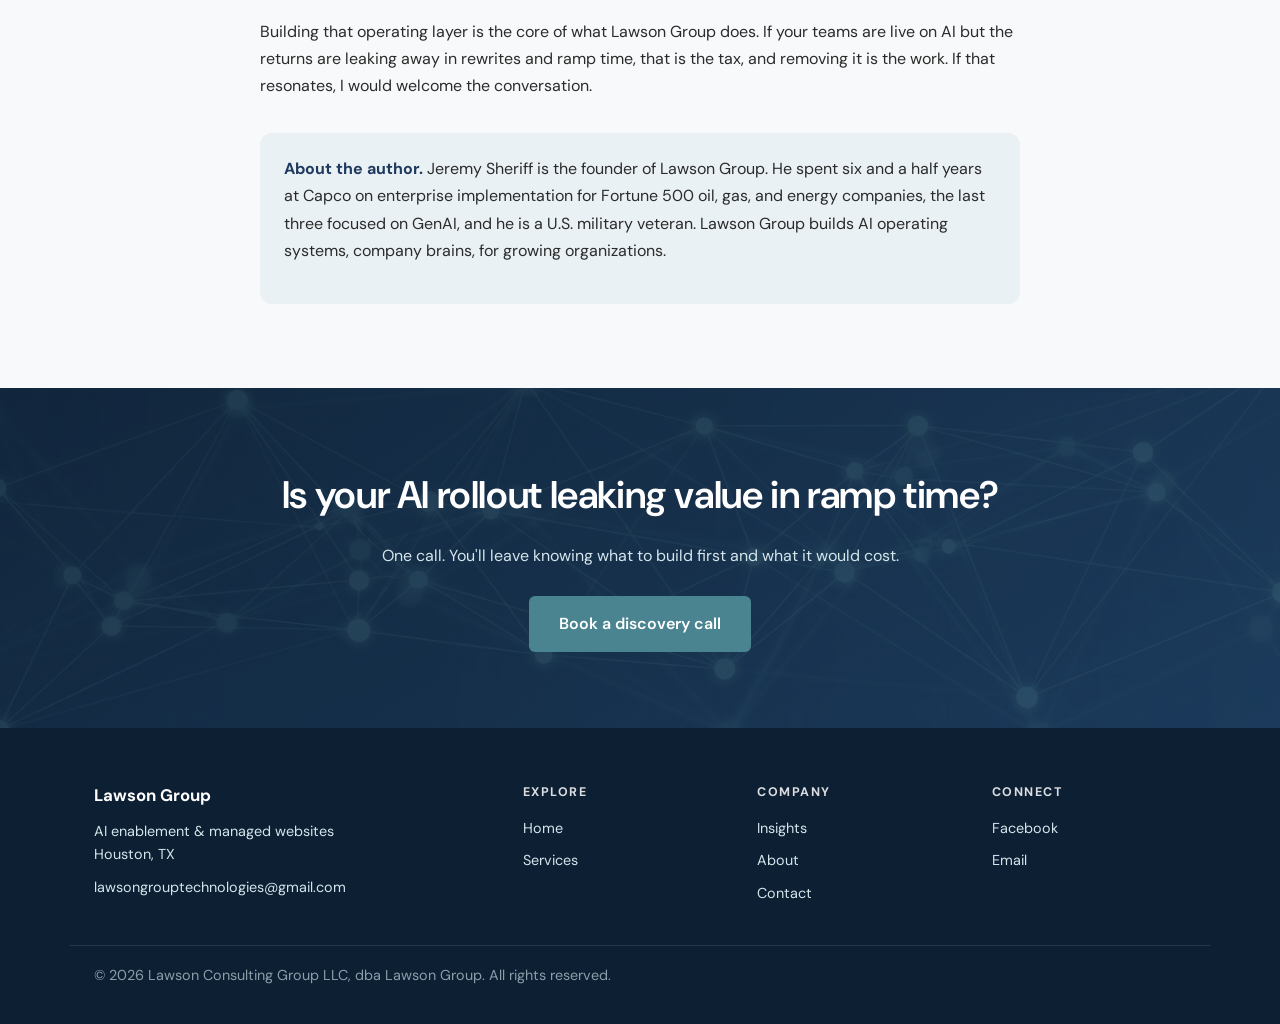
<file: ai-learning-curve-tax.html>
<!DOCTYPE html>
<html lang="en">
<head>
<meta charset="UTF-8">
<meta name="viewport" content="width=device-width, initial-scale=1.0">
<title>The AI Learning-Curve Tax, and How to Stop Paying It | Lawson Group</title>
<meta name="description" content="Enterprises are adopting AI faster than their people can learn to use it well. The gap is a hidden tax paid in wasted tokens, rewritten output, and ramp time. Here is the tax, the fix, and what it looks like at scale.">
<link rel="canonical" href="https://lawson-group.pages.dev/ai-learning-curve-tax.html">
<meta property="og:title" content="The AI Learning-Curve Tax, and How to Stop Paying It">
<meta property="og:description" content="The bottleneck to enterprise AI is not the model. It is the human learning curve. A Lawson Group perspective.">
<meta property="og:type" content="article">
<meta property="og:url" content="https://lawson-group.pages.dev/ai-learning-curve-tax.html">
<meta property="og:image" content="https://lawson-group.pages.dev/assets/brand-graph.jpg">
<link rel="preconnect" href="https://fonts.googleapis.com">
<link href="https://fonts.googleapis.com/css2?family=DM+Sans:wght@400;500;600;700&family=DM+Serif+Display:ital@1&display=swap" rel="stylesheet">
<link rel="stylesheet" href="styles.css">
<style>
.article-body{max-width:760px;margin:0 auto}
.article-body p{margin:0 0 18px;line-height:1.7}
.article-body h2{margin:38px 0 14px}
.article-figure{margin:26px 0}
.article-figure img{width:100%;height:auto;border-radius:12px;display:block;box-shadow:0 6px 24px rgba(20,40,64,.12)}
.article-figure figcaption{font-size:.85rem;color:#5b6b7a;margin-top:8px}
.bynumbers{background:#f3f8fa;border-left:6px solid #2c6d80;border-radius:10px;padding:22px 24px;margin:28px 0}
.bynumbers h3{margin:0 0 12px;color:#1f3a5f;letter-spacing:.04em;font-size:.95rem}
.bynumbers p{margin:0 0 10px}
.bynumbers .lbl{font-weight:700;color:#2c6d80}
.bynumbers .fine{font-size:.8rem;color:#5b6b7a;font-style:italic}
.author-box{background:#eaf1f4;border-radius:12px;padding:22px 24px;margin:34px 0 0}
.author-box strong{color:#1f3a5f}
</style>
</head>
<body>
<a class="skip-link" href="#main">Skip to content</a>
<div id="progress"></div>
<header>
  <div class="container nav">
    <a class="logo" href="index.html">Lawson<span> Group</span></a>
    <button id="navToggle" aria-label="Menu" aria-expanded="false"><span></span><span></span><span></span></button>
    <nav><ul>
      <li><a href="index.html">Home</a></li>
      <li><a href="services.html">Services</a></li>
      <li><a href="insights.html" aria-current="page">Insights</a></li>
      <li class="hide-m"><a href="about.html">About</a></li>
      <li><a class="nav-cta" href="contact.html">Book a Call</a></li>
    </ul></nav>
  </div>
</header>
<main id="main">

<section class="hero hero-sub">
  <canvas id="net" aria-hidden="true"></canvas>
  <div class="container">
    <span class="eyebrow"><span class="dot"></span>Perspective</span>
    <h1>The AI learning-curve tax, and how to stop paying it</h1>
    <p>By Jeremy Sheriff, Lawson Group. July 2026.</p>
  </div>
</section>

<section style="padding-top:24px">
  <div class="container">
    <div class="article-body">

      <p>Most companies roll out AI the same way. Buy the licenses, open the chat box, and tell people to figure it out. The model works. The rollout stalls. And it stalls on the human interface, not the technology.</p>

      <p>I saw this pattern up close at Capco, where I spent six and a half years on enterprise implementation for Fortune 500 oil, gas, and energy companies, the last three of them focused on GenAI. The projects that failed almost never failed on capability. They failed because the workforce was left to teach itself to prompt by trial and error. That is an expensive, invisible tax. It is paid in wasted tokens, in output that has to be rewritten by hand, and in the diverted attention of your best people.</p>

      <h2>What it is costing you</h2>
      <p>The learning-curve tax has three line items. Tokens burned on long, zero-shot loops that feed the same context back and forth. Output that has to be rewritten because no one framed the context up front. And skilled employees moonlighting as amateur prompt engineers instead of doing the job you hired them for. None of it is a model problem. All of it is a structure problem, and structure is fixable on day one.</p>

      <h2>What I did about it</h2>
      <p>I built a structured operating layer, a company brain, that sits between the person and the model, so the first prompt is already framed and pointed at the right output. The person does not learn to prompt. The structure does it for them. Then I ran my entire consulting business on it for a month to see what it would do. I will keep the build to myself. The results, I will show you.</p>

      <figure class="article-figure">
        <img src="assets/viz-brain-card.png" alt="Value of the Brain dashboard: 7.94M frontier-equivalent tokens avoided, about 52 dollars saved, across 169 routed runs.">
        <figcaption>Measured on my own operations dashboard. An estimate, with the assumptions shown.</figcaption>
      </figure>

      <p>For the last month I ran a full consulting operation on this layer as a single operator. Multiple clients, a live lead-generation pipeline, dozens of published websites, daily quality control, and reporting. My own instrumentation shows it avoided roughly 7.94 million frontier-model tokens over the month versus doing the same work unstructured, valued at a conservative blended rate.</p>

      <p>Here is the honest part. The compute behind all of that work cost about twelve dollars for the month. Tokens are cheap. The savings are real, and they are also small in dollar terms, and that is exactly the point. <strong>The constraint on enterprise AI was never compute. It is human ramp time and reclaimed hours.</strong> One operator sustained the output of a small team, because the structure, not the person, carried the learning curve.</p>

      <h2>Now scale it</h2>
      <figure class="article-figure">
        <img src="assets/viz-scale.png" alt="Illustrative 250-person model: 11,250 onboarding hours reclaimed, 5,000 hours per month, 3.72 to 4.01 million dollars annualized.">
        <figcaption>An illustrative labor model. Not a measured or guaranteed result.</figcaption>
      </figure>

      <p>So what happens when you take that per-operator result and extend it across a real workforce? I built an illustrative model, with assumptions in full below, for a 250-person organization. Bypassing the trial-and-error ramp on day one reclaims on the order of 11,000 working hours in onboarding alone. At steady state, structured AI use gives back roughly 20 hours per employee each month. In fully loaded labor terms, that is a one-time onboarding recovery near 700,000 dollars and an ongoing capacity gain approaching 4 million dollars a year.</p>

      <p>Treat those as a model, not a measurement. The hours-per-employee inputs should be calibrated against your own environment. But the direction is not in question, and the mechanism is the same one I have already run on my own business. Put the structure in first, and the learning curve stops being something you pay for.</p>

      <div class="bynumbers">
        <h3>BY THE NUMBERS</h3>
        <p><span class="lbl">Measured (one operator, one month):</span> about 7.94 million frontier-model tokens avoided running a full multi-client consulting business on the brain. Compute cost for the month: about 12 dollars. The point is not the compute. It is the ramp time and the reclaimed hours.</p>
        <p><span class="lbl">Projected (illustrative, 250-person org):</span> about 11,250 onboarding hours reclaimed on day one (near 700,000 dollars, one time), and about 5,000 hours per month at steady state, approaching 3.72 to 4.01 million dollars in annualized workforce capacity.</p>
        <p class="fine">Measured figure is an estimate from my own dashboard. Enterprise figures are a labor model with stated assumptions. Not a guaranteed result.</p>
      </div>

      <h2>Why this is the whole game</h2>
      <p>Everyone has the same models. The organizations that win with AI will be the ones that stopped making their people absorb the learning curve by hand. The ones that built the operating layer underneath the AI before they scaled it. That is not a technology decision. It is an operating decision, and it is the one most companies are skipping.</p>

      <p>Building that operating layer is the core of what Lawson Group does. If your teams are live on AI but the returns are leaking away in rewrites and ramp time, that is the tax, and removing it is the work. If that resonates, I would welcome the conversation.</p>

      <div class="author-box">
        <p><strong>About the author.</strong> Jeremy Sheriff is the founder of Lawson Group. He spent six and a half years at Capco on enterprise implementation for Fortune 500 oil, gas, and energy companies, the last three focused on GenAI, and he is a U.S. military veteran. Lawson Group builds AI operating systems, company brains, for growing organizations.</p>
      </div>

    </div>
  </div>
</section>
</main>

<div class="cta-band">
  <div class="container">
    <h2>Is your AI rollout leaking value in ramp time?</h2>
    <p>One call. You'll leave knowing what to build first and what it would cost.</p>
    <a class="btn btn-primary" href="contact.html">Book a discovery call</a>
  </div>
</div>

<footer>
  <div class="container footer-grid">
    <div class="footer-brand">
      <strong>Lawson Group</strong>
      <p>AI enablement &amp; managed websites<br>Houston, TX</p>
      <a href="mailto:lawsongrouptechnologies@gmail.com">lawsongrouptechnologies@gmail.com</a>
    </div>
    <div class="footer-col">
      <h4>Explore</h4>
      <a href="index.html">Home</a>
      <a href="services.html">Services</a>
    </div>
    <div class="footer-col">
      <h4>Company</h4>
      <a href="insights.html">Insights</a>
      <a href="about.html">About</a>
      <a href="contact.html">Contact</a>
    </div>
    <div class="footer-col">
      <h4>Connect</h4>
      <a href="https://www.facebook.com/profile.php?id=61590938600605" target="_blank" rel="noopener">Facebook</a>
      <a href="mailto:lawsongrouptechnologies@gmail.com">Email</a>
    </div>
  </div>
  <div class="container fine">© 2026 Lawson Consulting Group LLC, dba Lawson Group. All rights reserved.</div>
</footer>
<script src="app.js" defer></script>
</body>
</html>
</file>
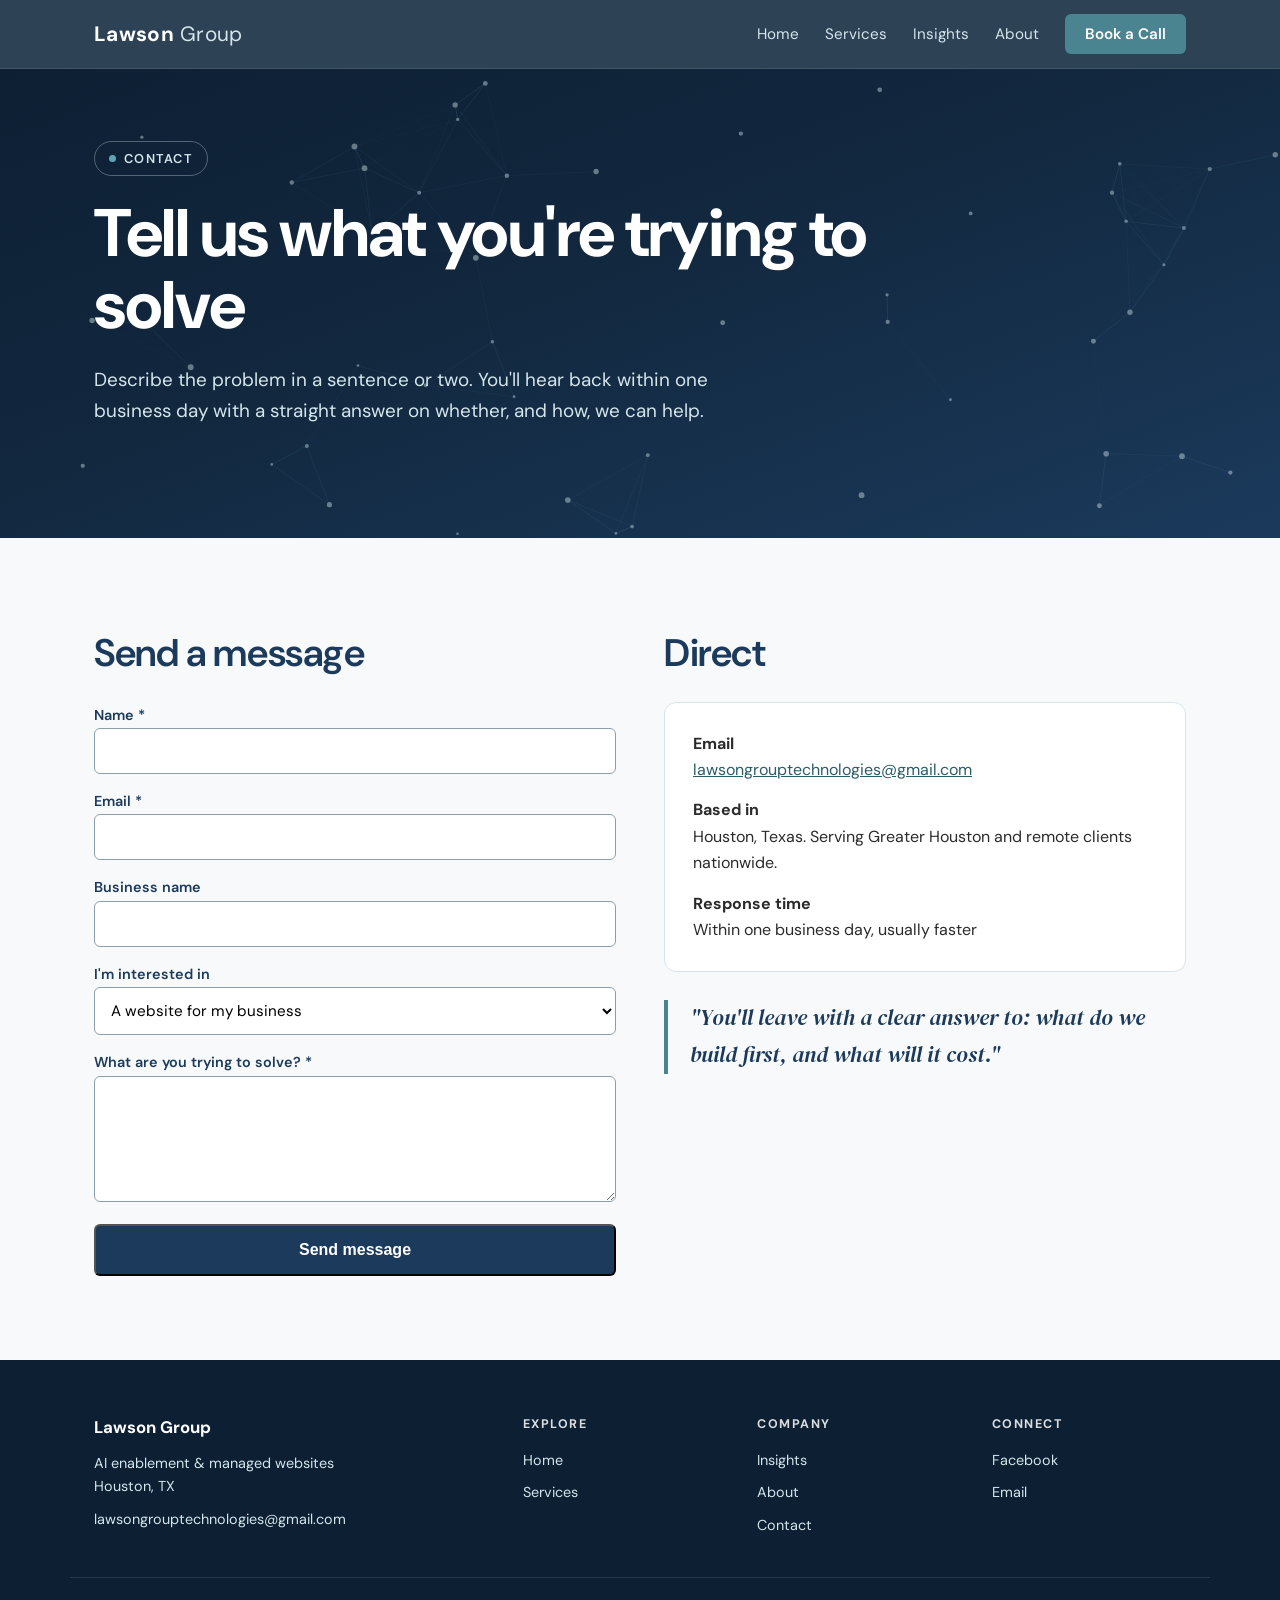
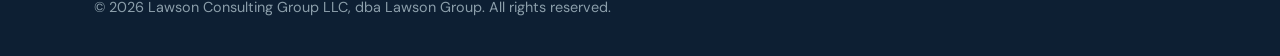
<file: contact.html>
<!DOCTYPE html>
<html lang="en">
<head>
<meta charset="UTF-8">
<meta name="viewport" content="width=device-width, initial-scale=1.0">
<title>Book a Discovery Call | Lawson Group</title>
<meta name="description" content="Book a discovery call with Lawson Group. Tell us what you're trying to solve, and you'll get an answer within one business day.">
<link rel="canonical" href="https://lawson-group.pages.dev/contact.html">
<link rel="preconnect" href="https://fonts.googleapis.com">
<link href="https://fonts.googleapis.com/css2?family=DM+Sans:wght@400;500;600;700&family=DM+Serif+Display:ital@1&display=swap" rel="stylesheet">
<link rel="stylesheet" href="styles.css">
</head>
<body>
<a class="skip-link" href="#main">Skip to content</a>
<div id="progress"></div>
<header>
  <div class="container nav">
    <a class="logo" href="index.html">Lawson<span> Group</span></a>
    <button id="navToggle" aria-label="Menu" aria-expanded="false"><span></span><span></span><span></span></button>
    <nav><ul>
      <li><a href="index.html">Home</a></li>
      <li><a href="services.html">Services</a></li>
      <li><a href="insights.html">Insights</a></li>
      <li class="hide-m"><a href="about.html">About</a></li>
      <li><a class="nav-cta" href="contact.html">Book a Call</a></li>
    </ul></nav>
  </div>
</header>
<main id="main">

<section class="hero hero-sub">
  <canvas id="net" aria-hidden="true"></canvas>
  <div class="container">
    <span class="eyebrow"><span class="dot"></span>Contact</span>
    <h1>Tell us what you're trying to solve</h1>
    <p>Describe the problem in a sentence or two. You'll hear back within one business day with a straight answer on whether, and how, we can help.</p>
  </div>
</section>

<section>
  <div class="container" style="display:grid;grid-template-columns:1fr 1fr;gap:48px;align-items:start">
    <div class="reveal">
      <h2>Send a message</h2>
      <form action="https://api.web3forms.com/submit" method="POST" id="contactForm">
        <input type="hidden" name="access_key" value="ee13bb71-10b9-4d0c-8bcf-9f8c08911f97">
        <input type="hidden" name="subject" value="New Inquiry from Lawson Group Website">
        <input type="checkbox" name="botcheck" style="display:none">
        <div><label for="name">Name *</label><input id="name" type="text" name="name" required></div>
        <div><label for="email">Email *</label><input id="email" type="email" name="email" required></div>
        <div><label for="company">Business name</label><input id="company" type="text" name="company"></div>
        <div><label for="interest">I'm interested in</label>
          <select id="interest" name="interest">
            <option>A website for my business</option>
            <option>AI enablement / company brain</option>
            <option>Not sure yet, let's talk</option>
          </select>
        </div>
        <div><label for="message">What are you trying to solve? *</label><textarea id="message" name="message" rows="5" required></textarea></div>
        <button class="btn btn-navy" type="submit">Send message</button>
      </form>
      <div id="formSuccess" style="display:none" class="result">Got it. You'll hear back within one business day, usually faster.</div>
    </div>
    <div class="reveal d1">
      <h2>Direct</h2>
      <div class="card">
        <p><strong>Email</strong><br><a href="mailto:lawsongrouptechnologies@gmail.com" style="color:var(--teal-deep)">lawsongrouptechnologies@gmail.com</a></p>
        <p style="margin-top:14px"><strong>Based in</strong><br>Houston, Texas. Serving Greater Houston and remote clients nationwide.</p>
        <p style="margin-top:14px"><strong>Response time</strong><br>Within one business day, usually faster</p>
      </div>
      <p class="pullquote" style="margin-top:28px">"You'll leave with a clear answer to: what do we build first, and what will it cost."</p>
    </div>
  </div>
</section>

</main>

<footer>
  <div class="container footer-grid">
    <div class="footer-brand">
      <strong>Lawson Group</strong>
      <p>AI enablement &amp; managed websites<br>Houston, TX</p>
      <a href="mailto:lawsongrouptechnologies@gmail.com">lawsongrouptechnologies@gmail.com</a>
    </div>
    <div class="footer-col">
      <h4>Explore</h4>
      <a href="index.html">Home</a>
      <a href="services.html">Services</a>
    </div>
    <div class="footer-col">
      <h4>Company</h4>
      <a href="insights.html">Insights</a>
      <a href="about.html">About</a>
      <a href="contact.html">Contact</a>
    </div>
    <div class="footer-col">
      <h4>Connect</h4>
      <a href="https://www.facebook.com/profile.php?id=61590938600605" target="_blank" rel="noopener">Facebook</a>
      <a href="mailto:lawsongrouptechnologies@gmail.com">Email</a>
    </div>
  </div>
  <div class="container fine">© 2026 Lawson Consulting Group LLC, dba Lawson Group. All rights reserved.</div>
</footer>

<script>
document.getElementById('contactForm').addEventListener('submit', async function(e){
  e.preventDefault();
  const f=e.target, btn=f.querySelector('button');
  btn.disabled=true; btn.textContent='Sending…';
  try{
    const r=await fetch(f.action,{method:'POST',body:new FormData(f)});
    if(r.ok){f.style.display='none';document.getElementById('formSuccess').style.display='block';}
    else{btn.disabled=false;btn.textContent='Send message';alert('Something went wrong. Email us directly.');}
  }catch(err){btn.disabled=false;btn.textContent='Send message';alert('Something went wrong. Email us directly.');}
});
</script>
<style>@media(max-width:760px){section .container[style*="grid-template-columns"]{display:block!important}section .container>div+div{margin-top:36px}}</style>
<script src="app.js" defer></script>
</body>
</html>
</file>
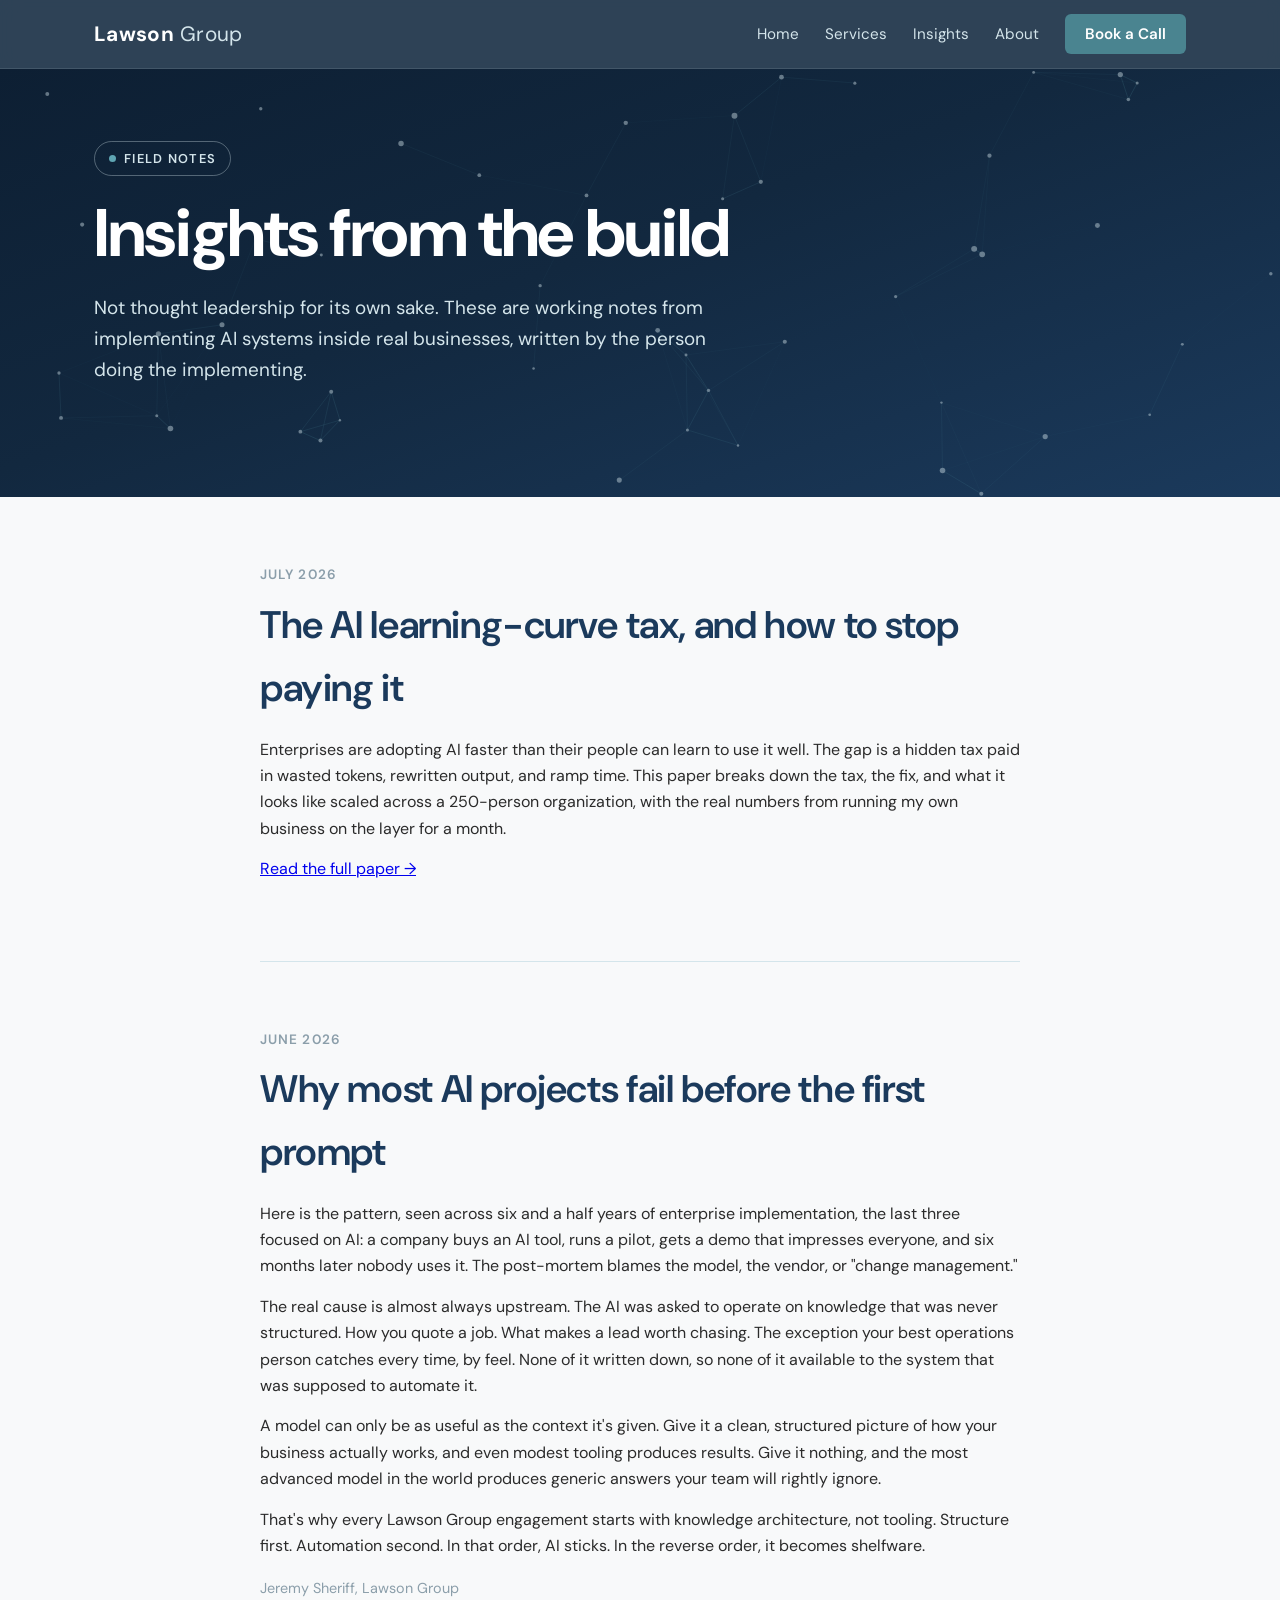
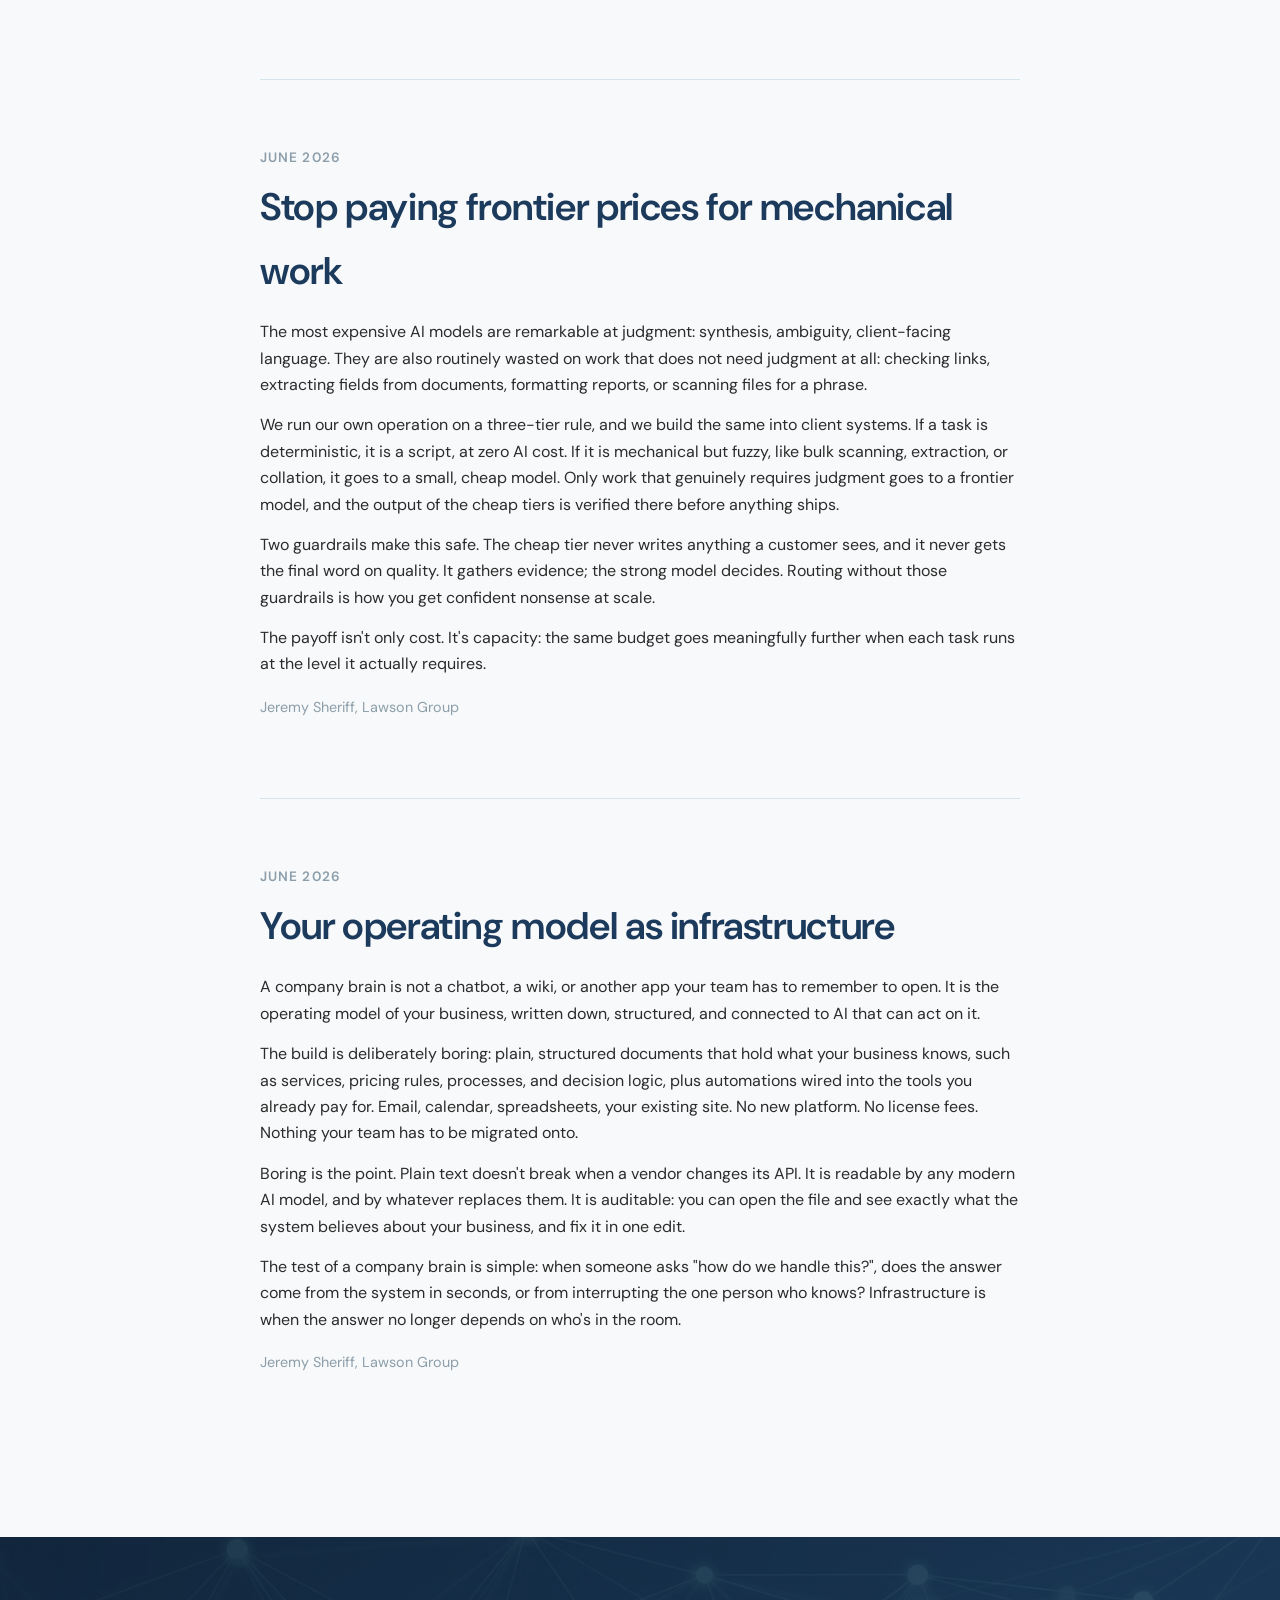
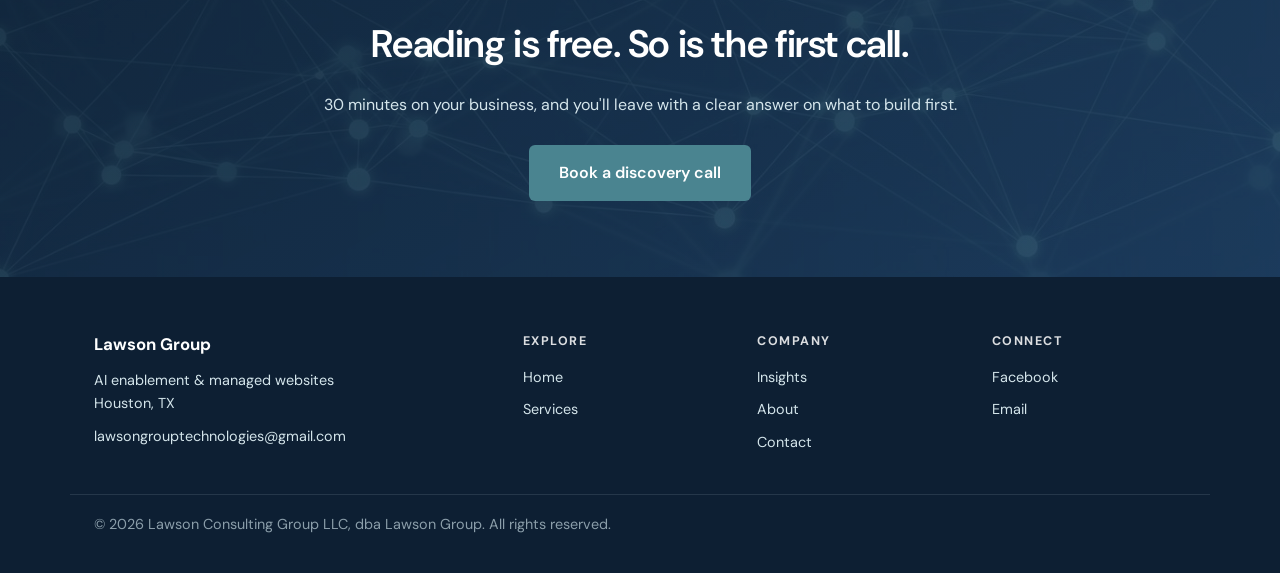
<file: insights.html>
<!DOCTYPE html>
<html lang="en">
<head>
<meta charset="UTF-8">
<meta name="viewport" content="width=device-width, initial-scale=1.0">
<title>Insights | How We Think About AI Enablement | Lawson Group</title>
<meta name="description" content="Field notes from building AI operating systems: why AI projects fail, how to route work to the right model, and what a company brain actually is.">
<link rel="canonical" href="https://lawson-group.pages.dev/insights.html">
<link rel="preconnect" href="https://fonts.googleapis.com">
<link href="https://fonts.googleapis.com/css2?family=DM+Sans:wght@400;500;600;700&family=DM+Serif+Display:ital@1&display=swap" rel="stylesheet">
<link rel="stylesheet" href="styles.css">
</head>
<body>
<a class="skip-link" href="#main">Skip to content</a>
<div id="progress"></div>
<header>
  <div class="container nav">
    <a class="logo" href="index.html">Lawson<span> Group</span></a>
    <button id="navToggle" aria-label="Menu" aria-expanded="false"><span></span><span></span><span></span></button>
    <nav><ul>
      <li><a href="index.html">Home</a></li>
      <li><a href="services.html">Services</a></li>
      <li><a href="insights.html">Insights</a></li>
      <li class="hide-m"><a href="about.html">About</a></li>
      <li><a class="nav-cta" href="contact.html">Book a Call</a></li>
    </ul></nav>
  </div>
</header>
<main id="main">

<section class="hero hero-sub">
  <canvas id="net" aria-hidden="true"></canvas>
  <div class="container">
    <span class="eyebrow"><span class="dot"></span>Field notes</span>
    <h1>Insights from the build</h1>
    <p>Not thought leadership for its own sake. These are working notes from implementing AI systems inside real businesses, written by the person doing the implementing.</p>
  </div>
</section>

<section style="padding-top:0">
  <div class="container">

    <article class="post">
      <span class="date">July 2026</span>
      <h2><a href="ai-learning-curve-tax.html" style="color:inherit;text-decoration:none">The AI learning-curve tax, and how to stop paying it</a></h2>
      <p>Enterprises are adopting AI faster than their people can learn to use it well. The gap is a hidden tax paid in wasted tokens, rewritten output, and ramp time. This paper breaks down the tax, the fix, and what it looks like scaled across a 250-person organization, with the real numbers from running my own business on the layer for a month.</p>
      <p><a class="more" href="ai-learning-curve-tax.html">Read the full paper &rarr;</a></p>
    </article>

    <article class="post" id="knowledge-first">
      <span class="date">June 2026</span>
      <h2>Why most AI projects fail before the first prompt</h2>
      <p>Here is the pattern, seen across six and a half years of enterprise implementation, the last three focused on AI: a company buys an AI tool, runs a pilot, gets a demo that impresses everyone, and six months later nobody uses it. The post-mortem blames the model, the vendor, or "change management."</p>
      <p>The real cause is almost always upstream. The AI was asked to operate on knowledge that was never structured. How you quote a job. What makes a lead worth chasing. The exception your best operations person catches every time, by feel. None of it written down, so none of it available to the system that was supposed to automate it.</p>
      <p>A model can only be as useful as the context it's given. Give it a clean, structured picture of how your business actually works, and even modest tooling produces results. Give it nothing, and the most advanced model in the world produces generic answers your team will rightly ignore.</p>
      <p>That's why every Lawson Group engagement starts with knowledge architecture, not tooling. Structure first. Automation second. In that order, AI sticks. In the reverse order, it becomes shelfware.</p>
      <p class="byline">Jeremy Sheriff, Lawson Group</p>
    </article>

    <article class="post" id="model-routing">
      <span class="date">June 2026</span>
      <h2>Stop paying frontier prices for mechanical work</h2>
      <p>The most expensive AI models are remarkable at judgment: synthesis, ambiguity, client-facing language. They are also routinely wasted on work that does not need judgment at all: checking links, extracting fields from documents, formatting reports, or scanning files for a phrase.</p>
      <p>We run our own operation on a three-tier rule, and we build the same into client systems. If a task is deterministic, it is a script, at zero AI cost. If it is mechanical but fuzzy, like bulk scanning, extraction, or collation, it goes to a small, cheap model. Only work that genuinely requires judgment goes to a frontier model, and the output of the cheap tiers is verified there before anything ships.</p>
      <p>Two guardrails make this safe. The cheap tier never writes anything a customer sees, and it never gets the final word on quality. It gathers evidence; the strong model decides. Routing without those guardrails is how you get confident nonsense at scale.</p>
      <p>The payoff isn't only cost. It's capacity: the same budget goes meaningfully further when each task runs at the level it actually requires.</p>
      <p class="byline">Jeremy Sheriff, Lawson Group</p>
    </article>

    <article class="post" id="company-brain">
      <span class="date">June 2026</span>
      <h2>Your operating model as infrastructure</h2>
      <p>A company brain is not a chatbot, a wiki, or another app your team has to remember to open. It is the operating model of your business, written down, structured, and connected to AI that can act on it.</p>
      <p>The build is deliberately boring: plain, structured documents that hold what your business knows, such as services, pricing rules, processes, and decision logic, plus automations wired into the tools you already pay for. Email, calendar, spreadsheets, your existing site. No new platform. No license fees. Nothing your team has to be migrated onto.</p>
      <p>Boring is the point. Plain text doesn't break when a vendor changes its API. It is readable by any modern AI model, and by whatever replaces them. It is auditable: you can open the file and see exactly what the system believes about your business, and fix it in one edit.</p>
      <p>The test of a company brain is simple: when someone asks "how do we handle this?", does the answer come from the system in seconds, or from interrupting the one person who knows? Infrastructure is when the answer no longer depends on who's in the room.</p>
      <p class="byline">Jeremy Sheriff, Lawson Group</p>
    </article>

  </div>
</section>

<div class="cta-band">
  <div class="container">
    <h2>Reading is free. So is the first call.</h2>
    <p>30 minutes on your business, and you'll leave with a clear answer on what to build first.</p>
    <a class="btn btn-primary" href="contact.html">Book a discovery call</a>
  </div>
</div>

</main>

<footer>
  <div class="container footer-grid">
    <div class="footer-brand">
      <strong>Lawson Group</strong>
      <p>AI enablement &amp; managed websites<br>Houston, TX</p>
      <a href="mailto:lawsongrouptechnologies@gmail.com">lawsongrouptechnologies@gmail.com</a>
    </div>
    <div class="footer-col">
      <h4>Explore</h4>
      <a href="index.html">Home</a>
      <a href="services.html">Services</a>
    </div>
    <div class="footer-col">
      <h4>Company</h4>
      <a href="insights.html">Insights</a>
      <a href="about.html">About</a>
      <a href="contact.html">Contact</a>
    </div>
    <div class="footer-col">
      <h4>Connect</h4>
      <a href="https://www.facebook.com/profile.php?id=61590938600605" target="_blank" rel="noopener">Facebook</a>
      <a href="mailto:lawsongrouptechnologies@gmail.com">Email</a>
    </div>
  </div>
  <div class="container fine">© 2026 Lawson Consulting Group LLC, dba Lawson Group. All rights reserved.</div>
</footer>
<script src="app.js" defer></script>
</body>
</html>
</file>
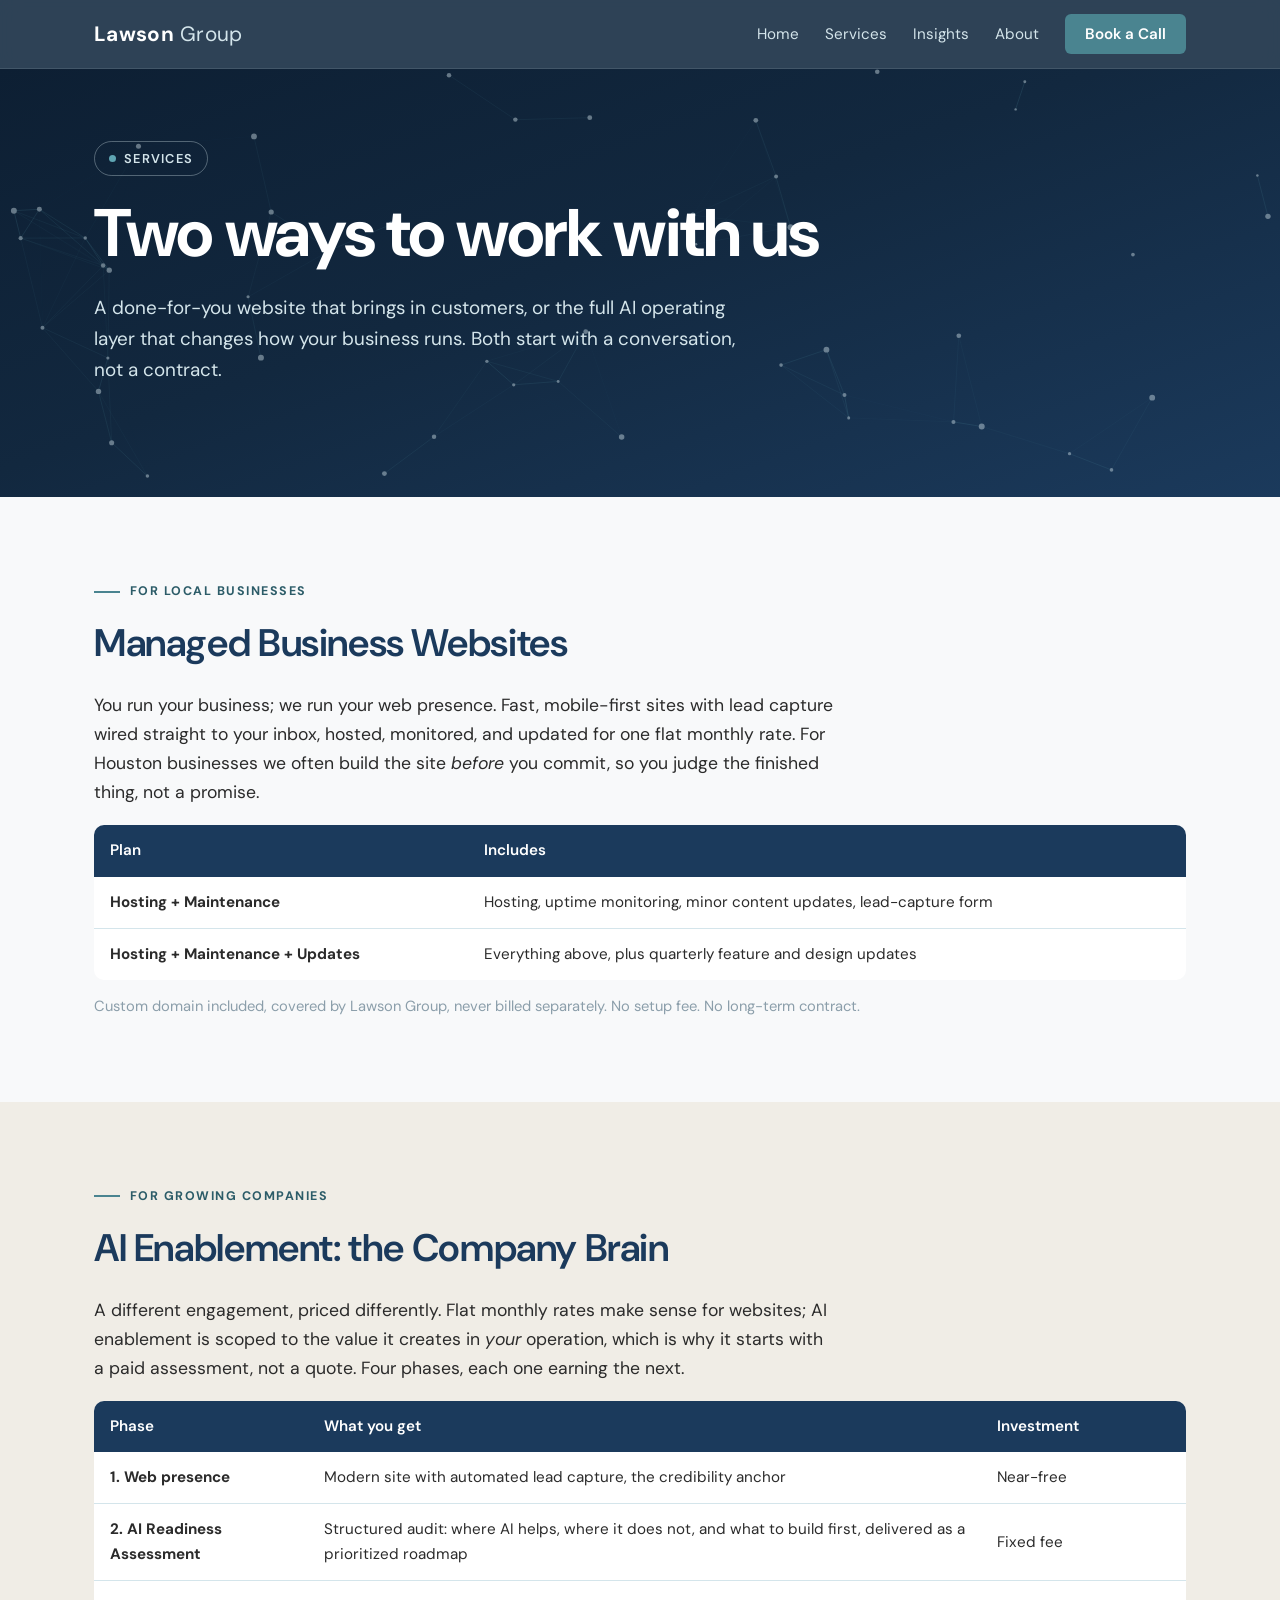
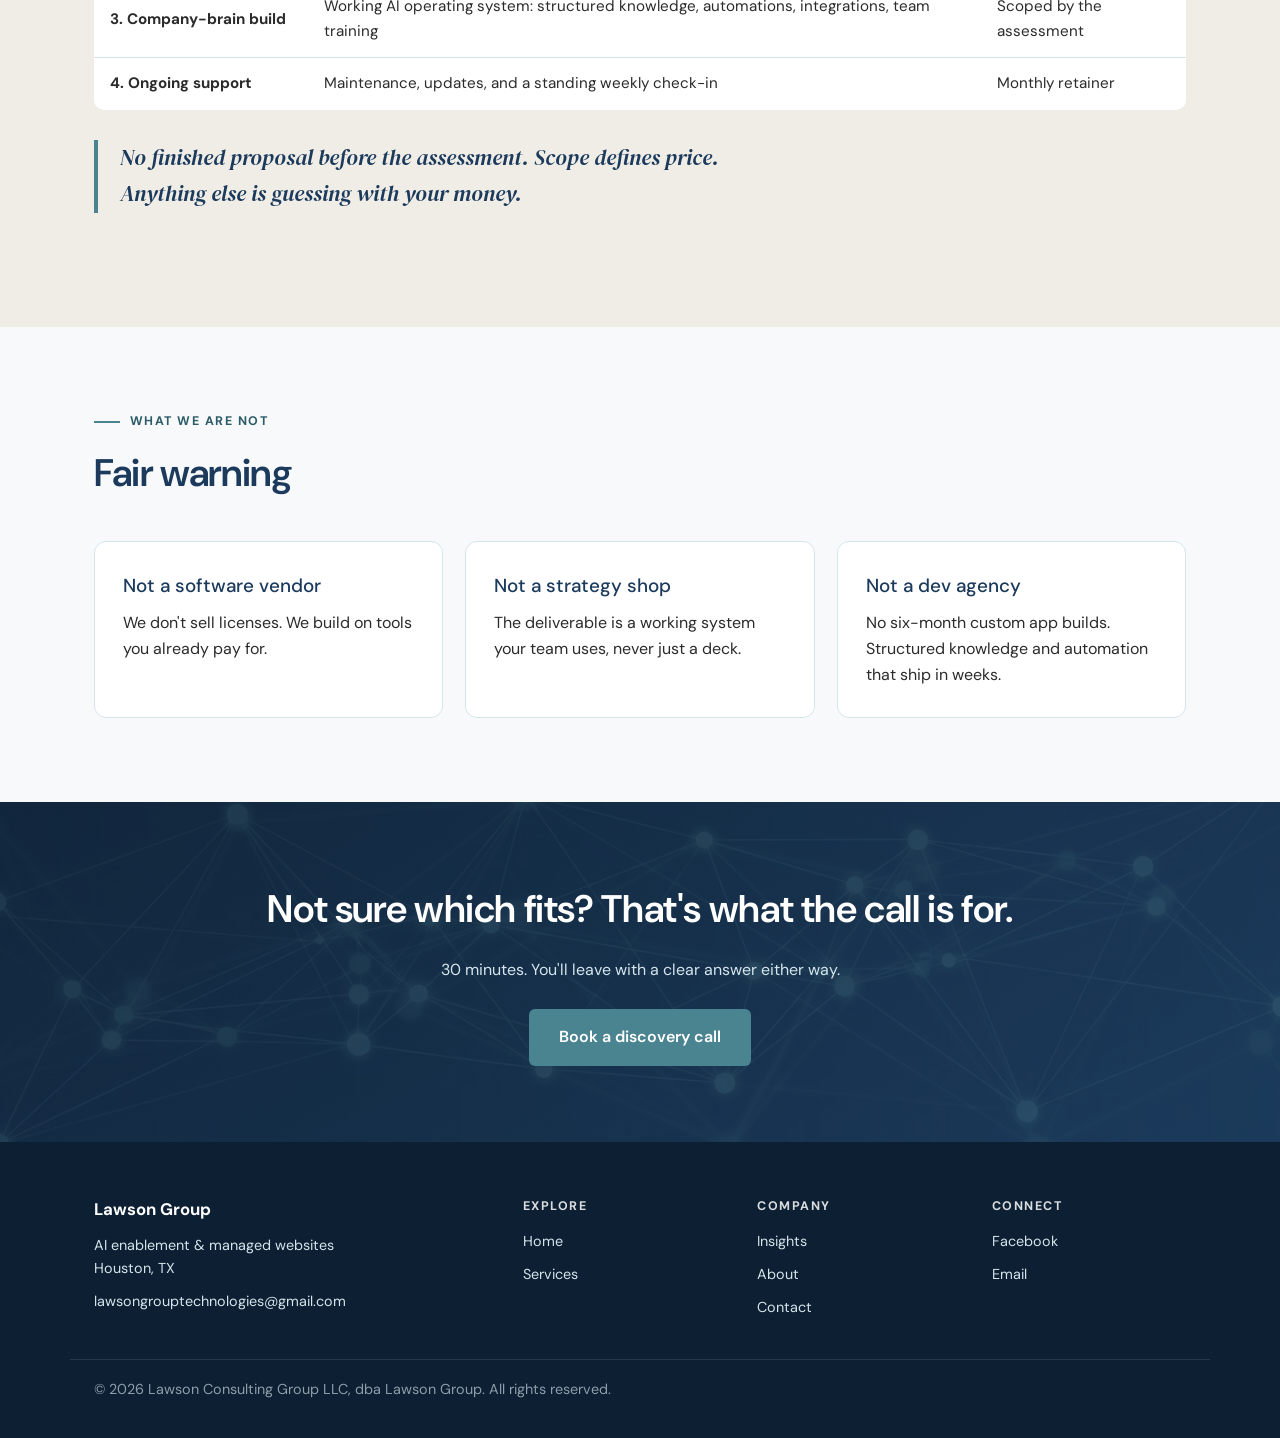
<file: services.html>
<!DOCTYPE html>
<html lang="en">
<head>
<meta charset="UTF-8">
<meta name="viewport" content="width=device-width, initial-scale=1.0">
<title>Services | AI Enablement and Managed Websites | Lawson Group</title>
<meta name="description" content="Two ways to work with Lawson Group: managed business websites, and AI enablement consulting: assessment, company-brain build, and ongoing support. Every engagement starts with a free discovery call.">
<link rel="canonical" href="https://lawson-group.pages.dev/services.html">
<link rel="preconnect" href="https://fonts.googleapis.com">
<link href="https://fonts.googleapis.com/css2?family=DM+Sans:wght@400;500;600;700&family=DM+Serif+Display:ital@1&display=swap" rel="stylesheet">
<link rel="stylesheet" href="styles.css">
</head>
<body>
<a class="skip-link" href="#main">Skip to content</a>
<div id="progress"></div>
<header>
  <div class="container nav">
    <a class="logo" href="index.html">Lawson<span> Group</span></a>
    <button id="navToggle" aria-label="Menu" aria-expanded="false"><span></span><span></span><span></span></button>
    <nav><ul>
      <li><a href="index.html">Home</a></li>
      <li><a href="services.html">Services</a></li>
      <li><a href="insights.html">Insights</a></li>
      <li class="hide-m"><a href="about.html">About</a></li>
      <li><a class="nav-cta" href="contact.html">Book a Call</a></li>
    </ul></nav>
  </div>
</header>
<main id="main">

<section class="hero hero-sub">
  <canvas id="net" aria-hidden="true"></canvas>
  <div class="container">
    <span class="eyebrow"><span class="dot"></span>Services</span>
    <h1>Two ways to work with us</h1>
    <p>A done-for-you website that brings in customers, or the full AI operating layer that changes how your business runs. Both start with a conversation, not a contract.</p>
  </div>
</section>

<section>
  <div class="container">
    <p class="kicker reveal">For local businesses</p>
    <h2 class="reveal">Managed Business Websites</h2>
    <p class="lead reveal d1">You run your business; we run your web presence. Fast, mobile-first sites with lead capture wired straight to your inbox, hosted, monitored, and updated for one flat monthly rate. For Houston businesses we often build the site <em>before</em> you commit, so you judge the finished thing, not a promise.</p>
    <div class="reveal d2">
    <table>
      <tr><th>Plan</th><th>Includes</th></tr>
      <tr><td><strong>Hosting + Maintenance</strong></td><td>Hosting, uptime monitoring, minor content updates, lead-capture form</td></tr>
      <tr><td><strong>Hosting + Maintenance + Updates</strong></td><td>Everything above, plus quarterly feature and design updates</td></tr>
    </table>
    <p style="margin-top:14px;font-size:.92rem;color:var(--slate)">Custom domain included, covered by Lawson Group, never billed separately. No setup fee. No long-term contract.</p>
    </div>
  </div>
</section>

<section class="section-alt">
  <div class="container">
    <p class="kicker reveal">For growing companies</p>
    <h2 class="reveal">AI Enablement: the Company Brain</h2>
    <p class="lead reveal d1">A different engagement, priced differently. Flat monthly rates make sense for websites; AI enablement is scoped to the value it creates in <em>your</em> operation, which is why it starts with a paid assessment, not a quote. Four phases, each one earning the next.</p>
    <div class="reveal d2">
    <table>
      <tr><th>Phase</th><th>What you get</th><th>Investment</th></tr>
      <tr><td><strong>1. Web presence</strong></td><td>Modern site with automated lead capture, the credibility anchor</td><td>Near-free</td></tr>
      <tr><td><strong>2. AI Readiness Assessment</strong></td><td>Structured audit: where AI helps, where it does not, and what to build first, delivered as a prioritized roadmap</td><td>Fixed fee</td></tr>
      <tr><td><strong>3. Company-brain build</strong></td><td>Working AI operating system: structured knowledge, automations, integrations, team training</td><td>Scoped by the assessment</td></tr>
      <tr><td><strong>4. Ongoing support</strong></td><td>Maintenance, updates, and a standing weekly check-in</td><td>Monthly retainer</td></tr>
    </table>
    </div>
    <p class="pullquote reveal d3">No finished proposal before the assessment. Scope defines price. Anything else is guessing with your money.</p>
  </div>
</section>

<section>
  <div class="container">
    <p class="kicker reveal">What we are not</p>
    <h2 class="reveal">Fair warning</h2>
    <div class="grid grid-3">
      <div class="card reveal d1"><h3>Not a software vendor</h3><p>We don't sell licenses. We build on tools you already pay for.</p></div>
      <div class="card reveal d2"><h3>Not a strategy shop</h3><p>The deliverable is a working system your team uses, never just a deck.</p></div>
      <div class="card reveal d3"><h3>Not a dev agency</h3><p>No six-month custom app builds. Structured knowledge and automation that ship in weeks.</p></div>
    </div>
  </div>
</section>

<div class="cta-band">
  <div class="container">
    <h2>Not sure which fits? That's what the call is for.</h2>
    <p>30 minutes. You'll leave with a clear answer either way.</p>
    <a class="btn btn-primary" href="contact.html">Book a discovery call</a>
  </div>
</div>

</main>

<footer>
  <div class="container footer-grid">
    <div class="footer-brand">
      <strong>Lawson Group</strong>
      <p>AI enablement &amp; managed websites<br>Houston, TX</p>
      <a href="mailto:lawsongrouptechnologies@gmail.com">lawsongrouptechnologies@gmail.com</a>
    </div>
    <div class="footer-col">
      <h4>Explore</h4>
      <a href="index.html">Home</a>
      <a href="services.html">Services</a>
    </div>
    <div class="footer-col">
      <h4>Company</h4>
      <a href="insights.html">Insights</a>
      <a href="about.html">About</a>
      <a href="contact.html">Contact</a>
    </div>
    <div class="footer-col">
      <h4>Connect</h4>
      <a href="https://www.facebook.com/profile.php?id=61590938600605" target="_blank" rel="noopener">Facebook</a>
      <a href="mailto:lawsongrouptechnologies@gmail.com">Email</a>
    </div>
  </div>
  <div class="container fine">© 2026 Lawson Consulting Group LLC, dba Lawson Group. All rights reserved.</div>
</footer>
<script src="app.js" defer></script>
</body>
</html>
</file>
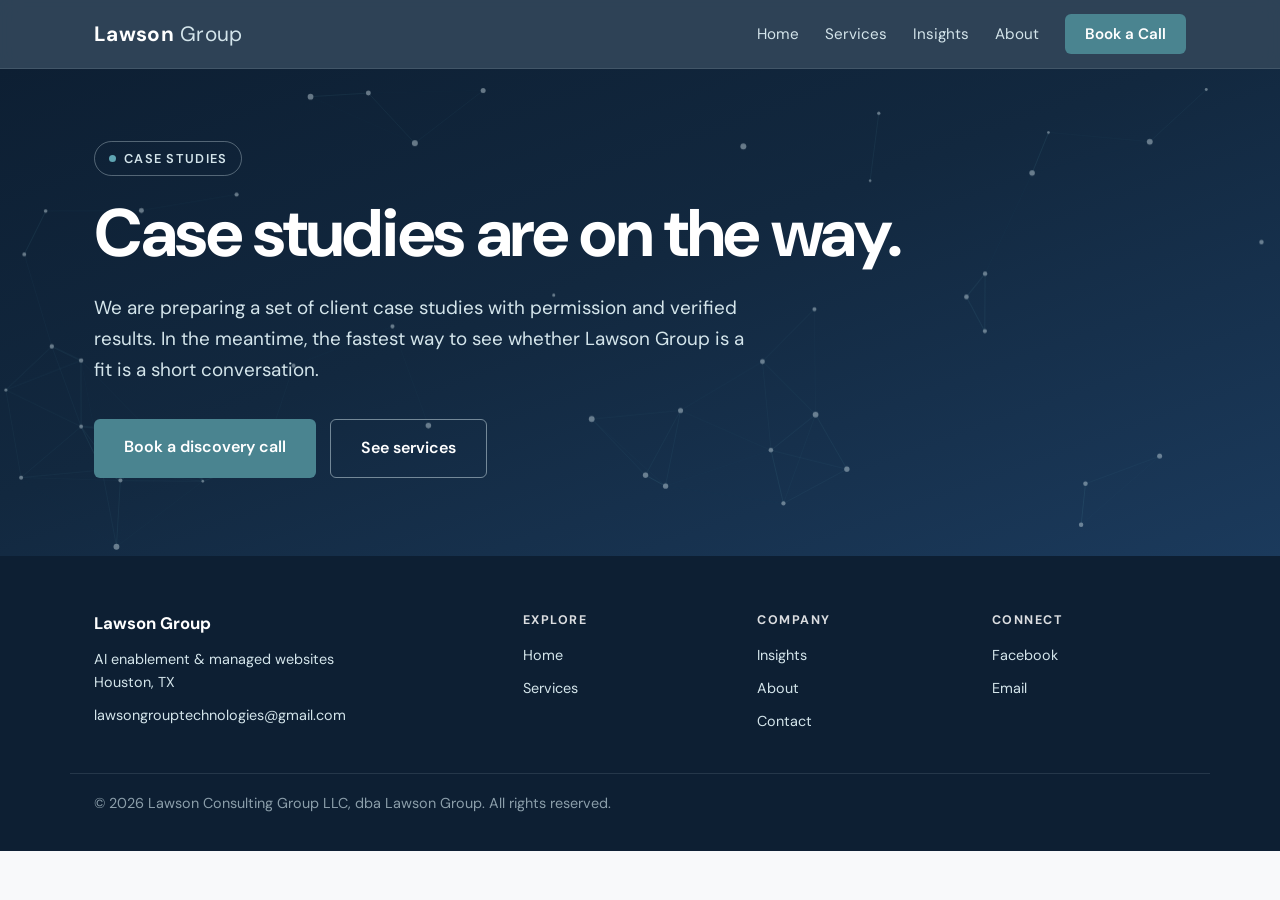
<file: work.html>
<!DOCTYPE html>
<html lang="en">
<head>
<meta charset="UTF-8">
<meta name="viewport" content="width=device-width, initial-scale=1.0">
<title>Case Studies | Lawson Group</title>
<meta name="description" content="Client case studies from Lawson Group are coming soon. Book a discovery call to see if we are a fit.">
<link rel="canonical" href="https://lawson-group.pages.dev/work.html">
<link rel="preconnect" href="https://fonts.googleapis.com">
<link href="https://fonts.googleapis.com/css2?family=DM+Sans:wght@400;500;600;700&family=DM+Serif+Display:ital@1&display=swap" rel="stylesheet">
<link rel="stylesheet" href="styles.css">
</head>
<body>
<a class="skip-link" href="#main">Skip to content</a>
<div id="progress"></div>
<header>
  <div class="container nav">
    <a class="logo" href="index.html">Lawson<span> Group</span></a>
    <button id="navToggle" aria-label="Menu" aria-expanded="false"><span></span><span></span><span></span></button>
    <nav><ul>
      <li><a href="index.html">Home</a></li>
      <li><a href="services.html">Services</a></li>
      <li><a href="insights.html">Insights</a></li>
      <li class="hide-m"><a href="about.html">About</a></li>
      <li><a class="nav-cta" href="contact.html">Book a Call</a></li>
    </ul></nav>
  </div>
</header>
<main id="main">

<section class="hero hero-sub">
  <canvas id="net" aria-hidden="true"></canvas>
  <div class="container">
    <span class="eyebrow"><span class="dot"></span>Case studies</span>
    <h1>Case studies are on the way.</h1>
    <p>We are preparing a set of client case studies with permission and verified results. In the meantime, the fastest way to see whether Lawson Group is a fit is a short conversation.</p>
    <div class="hero-actions">
      <a class="btn btn-primary" href="contact.html">Book a discovery call</a>
      <a class="btn btn-ghost" href="services.html">See services</a>
    </div>
  </div>
</section>

</main>

<footer>
  <div class="container footer-grid">
    <div class="footer-brand">
      <strong>Lawson Group</strong>
      <p>AI enablement &amp; managed websites<br>Houston, TX</p>
      <a href="mailto:lawsongrouptechnologies@gmail.com">lawsongrouptechnologies@gmail.com</a>
    </div>
    <div class="footer-col">
      <h4>Explore</h4>
      <a href="index.html">Home</a>
      <a href="services.html">Services</a>
    </div>
    <div class="footer-col">
      <h4>Company</h4>
      <a href="insights.html">Insights</a>
      <a href="about.html">About</a>
      <a href="contact.html">Contact</a>
    </div>
    <div class="footer-col">
      <h4>Connect</h4>
      <a href="https://www.facebook.com/profile.php?id=61590938600605" target="_blank" rel="noopener">Facebook</a>
      <a href="mailto:lawsongrouptechnologies@gmail.com">Email</a>
    </div>
  </div>
  <div class="container fine">© 2026 Lawson Consulting Group LLC, dba Lawson Group. All rights reserved.</div>
</footer>
<script src="app.js" defer></script>
</body>
</html>
</file>
<file: styles.css>
/* Lawson Group — brand styles per 04_Marketing/visual-identity.md
   v2 redesign 2026-06-12: dark-navy hero system, motion, proof layer, insights
   2026-06-16: CSS-only reveal, a11y focus/contrast, spread footer */
:root{
  --navy:#1B3A5C; --navy-deep:#12283F; --navy-ink:#0D1F33;
  --teal:#4A8490; --teal-bright:#5FA5B3; --teal-deep:#2C5C68;
  --champagne:#F0EDE6; --ice:#D4E5EB; --slate:#8B9EAA;
  --text:#2B2B2B; --bg:#F8F9FA; --white:#FFFFFF;
}
*{margin:0;padding:0;box-sizing:border-box}
html{scroll-behavior:smooth}
body{font-family:'DM Sans',sans-serif;color:var(--text);background:var(--bg);font-size:16px;line-height:1.65}
.container{max-width:1140px;margin:0 auto;padding:0 24px}
::selection{background:var(--teal);color:var(--white)}

/* Accessibility: skip link + visible keyboard focus (pre-delivery checklist) */
.skip-link{position:absolute;left:-999px;top:0;z-index:200;background:var(--navy);color:#fff;padding:10px 16px;border-radius:0 0 6px 0;text-decoration:none}
.skip-link:focus{left:0}
a:focus-visible,button:focus-visible,.btn:focus-visible,input:focus-visible,select:focus-visible,textarea:focus-visible{outline:3px solid var(--teal-bright);outline-offset:3px;border-radius:4px}
.btn{cursor:pointer}

/* Scroll progress */
#progress{position:fixed;top:0;left:0;height:3px;width:0;background:var(--teal-bright);z-index:99;transition:width .1s linear}

/* Nav */
header{background:rgba(18,40,63,.88);backdrop-filter:blur(10px);-webkit-backdrop-filter:blur(10px);position:sticky;top:0;z-index:50;border-bottom:1px solid rgba(212,229,235,.12)}
.nav{display:flex;align-items:center;justify-content:space-between;height:68px}
.logo{color:var(--white);font-weight:700;font-size:1.3rem;text-decoration:none;letter-spacing:.3px}
.logo span{color:var(--ice);font-weight:400}
nav ul{display:flex;gap:26px;list-style:none;align-items:center}
nav a{color:var(--ice);text-decoration:none;font-size:.95rem;position:relative}
nav a:not(.nav-cta)::after{content:"";position:absolute;left:0;bottom:-6px;width:0;height:2px;background:var(--teal-bright);transition:width .25s}
nav a:not(.nav-cta):hover::after{width:100%}
nav a:hover{color:var(--white)}
.nav-cta{background:var(--teal);color:var(--white)!important;padding:10px 20px;border-radius:6px;font-weight:600;transition:transform .15s,box-shadow .15s}
.nav-cta:hover{transform:translateY(-1px);box-shadow:0 6px 18px rgba(74,132,144,.45)}
#navToggle{display:none;background:none;border:0;cursor:pointer;width:40px;height:40px}
#navToggle span{display:block;width:22px;height:2px;background:var(--ice);margin:5px auto;transition:.25s}

/* Hero — dark navy high-contrast treatment */
.hero{position:relative;background:linear-gradient(160deg,var(--navy-ink) 0%,var(--navy-deep) 45%,var(--navy) 100%);color:var(--white);padding:110px 0 120px;overflow:hidden}
.hero.hero-sub{padding:72px 0 78px}
#net{position:absolute;inset:0;width:100%;height:100%;opacity:.55}
.hero .container{position:relative;z-index:2}
.eyebrow{display:inline-flex;align-items:center;gap:8px;border:1px solid rgba(212,229,235,.35);color:var(--ice);font-size:.8rem;font-weight:600;letter-spacing:.1em;text-transform:uppercase;padding:6px 14px;border-radius:99px;margin-bottom:22px}
.eyebrow .dot{width:7px;height:7px;border-radius:50%;background:var(--teal-bright);animation:pulse 2s infinite}
@keyframes pulse{0%,100%{opacity:1}50%{opacity:.35}}
.hero h1{font-size:clamp(2.4rem,6vw,4.2rem);font-weight:700;line-height:1.07;max-width:880px;letter-spacing:-.02em}
.hero h1 em{font-family:'DM Serif Display',serif;font-style:italic;font-weight:400;color:var(--teal-bright)}
.hero p{font-size:1.18rem;color:var(--ice);margin:22px 0 34px;max-width:660px}
.hero-actions{display:flex;gap:14px;flex-wrap:wrap}
.btn{display:inline-block;padding:15px 30px;border-radius:6px;font-weight:600;text-decoration:none;font-size:1rem;transition:transform .15s,box-shadow .15s,background .15s}
.btn-primary{background:var(--teal);color:var(--white)}
.btn-primary:hover{transform:translateY(-2px);box-shadow:0 8px 24px rgba(74,132,144,.5)}
.btn-navy{background:var(--navy);color:var(--white)}
.btn-navy:hover{transform:translateY(-2px);box-shadow:0 8px 24px rgba(27,58,92,.4)}
.btn-ghost{border:1.5px solid rgba(212,229,235,.5);color:var(--white)}
.btn-ghost:hover{border-color:var(--teal-bright);color:var(--teal-bright)}
.btn-outline{border:2px solid var(--navy);color:var(--navy)}
.btn-outline:hover{background:var(--navy);color:var(--white)}

/* Marquee capability strip */
.marquee{background:var(--navy-ink);border-top:1px solid rgba(212,229,235,.1);border-bottom:1px solid rgba(212,229,235,.1);overflow:hidden;padding:14px 0;white-space:nowrap}
.marquee-track{display:inline-block;animation:scroll 38s linear infinite}
.marquee span{color:var(--slate);font-size:.85rem;font-weight:600;letter-spacing:.12em;text-transform:uppercase;margin:0 28px}
.marquee span b{color:var(--teal-bright);font-weight:700}
@keyframes scroll{from{transform:translateX(0)}to{transform:translateX(-50%)}}

/* Sections */
section{padding:84px 0}
.section-alt{background:var(--champagne)}
.section-dark{background:linear-gradient(160deg,var(--navy-deep),var(--navy));color:var(--white)}
.section-dark h2,.section-dark h3{color:var(--white)}
.section-dark .lead{color:var(--ice)}
.kicker{color:var(--teal-deep);font-weight:700;text-transform:uppercase;letter-spacing:.12em;font-size:.78rem;margin-bottom:10px;display:flex;align-items:center;gap:10px}
.kicker::before{content:"";width:26px;height:2px;background:var(--teal)}
.section-dark .kicker{color:var(--teal-bright)}
h2{font-size:clamp(1.7rem,3.2vw,2.4rem);font-weight:600;color:var(--navy);margin-bottom:16px;letter-spacing:-.01em}
h3{font-size:1.18rem;font-weight:500;color:var(--navy);margin-bottom:8px}
.lead{font-size:1.1rem;max-width:740px}
.pullquote{font-family:'DM Serif Display',serif;font-style:italic;font-size:1.4rem;color:var(--navy);border-left:4px solid var(--teal);padding-left:22px;margin:30px 0;max-width:700px}
.section-dark .pullquote{color:var(--ice);border-color:var(--teal-bright)}

/* Entrance animation is CSS-only (plays on load) — content is NEVER dependent on JS. */
.reveal{opacity:0;transform:translateY(26px);animation:revealUp .6s ease both}
.reveal.d1{animation-delay:.1s}.reveal.d2{animation-delay:.2s}.reveal.d3{animation-delay:.3s}
.reveal.in{opacity:1;transform:none}
@keyframes revealUp{from{opacity:0;transform:translateY(26px)}to{opacity:1;transform:none}}

/* Stat counters */
.stats{display:grid;grid-template-columns:repeat(auto-fit,minmax(220px,1fr));gap:22px;margin-top:38px}
.stat{border:1px solid rgba(212,229,235,.25);border-radius:12px;padding:30px 26px;background:rgba(212,229,235,.06)}
.stat .val{font-size:2.9rem;font-weight:700;color:var(--teal-bright);letter-spacing:-.02em;line-height:1}
.stat .val small{font-size:1.4rem}
.stat p{color:var(--ice);margin-top:10px;font-size:.95rem}

/* Cards */
.grid{display:grid;gap:22px;margin-top:36px}
.grid-3{grid-template-columns:repeat(auto-fit,minmax(260px,1fr))}
.grid-2{grid-template-columns:repeat(auto-fit,minmax(320px,1fr))}
.card{background:var(--white);border:1px solid var(--ice);border-radius:12px;padding:28px;transition:transform .2s,box-shadow .2s,border-color .2s}
.card:hover{transform:translateY(-4px);box-shadow:0 14px 34px rgba(27,58,92,.12);border-color:var(--teal)}
.card-ice{background:var(--ice);border:none}
.card .num{font-size:1.7rem;font-weight:700;color:var(--teal)}
.tag{display:inline-block;background:var(--ice);color:var(--navy);font-size:.78rem;font-weight:600;padding:4px 10px;border-radius:99px;margin-right:6px;margin-bottom:10px}

/* Process steps */
.steps{counter-reset:step;display:grid;grid-template-columns:repeat(auto-fit,minmax(260px,1fr));gap:22px;margin-top:36px}
.step{position:relative;background:var(--white);border:1px solid var(--ice);border-radius:12px;padding:30px 26px 26px;transition:transform .2s,box-shadow .2s}
.step:hover{transform:translateY(-4px);box-shadow:0 14px 34px rgba(27,58,92,.12)}
.step::before{counter-increment:step;content:"0" counter(step);font-size:2.6rem;font-weight:700;color:var(--ice);position:absolute;top:14px;right:20px;line-height:1}
.section-alt .step{background:var(--white)}

/* Work / portfolio */
.work-card{display:flex;flex-direction:column;gap:10px}
.work-card .meta{color:var(--slate);font-size:.85rem}
.work-card a.visit{color:var(--teal-deep);font-weight:600;text-decoration:none}
.work-card a.visit:hover{text-decoration:underline}
.result{background:var(--champagne);border-radius:8px;padding:12px 16px;font-size:.95rem}
.browser{border:1px solid var(--ice);border-radius:10px;overflow:hidden;margin-bottom:6px;background:var(--white)}
.browser-bar{display:flex;align-items:center;gap:6px;background:var(--ice);padding:8px 12px}
.browser-bar i{width:9px;height:9px;border-radius:50%;background:var(--slate);opacity:.55}
.browser-bar .url{margin-left:8px;font-size:.74rem;color:var(--navy);background:var(--white);border-radius:4px;padding:2px 10px;flex:1;white-space:nowrap;overflow:hidden;text-overflow:ellipsis}
.browser .live{display:flex;align-items:center;gap:8px;padding:22px 16px;font-size:.9rem;color:var(--navy)}
.browser .live .dot{width:8px;height:8px;border-radius:50%;background:#3E8E5A;animation:pulse 2s infinite}
.browser .shot{display:block;width:100%;height:auto;border-top:1px solid var(--ice)}

/* Pricing tables */
table{width:100%;border-collapse:collapse;background:var(--white);border-radius:10px;overflow:hidden;margin-top:18px}
th{background:var(--navy);color:var(--white);text-align:left;padding:13px 16px;font-weight:600;font-size:.95rem}
td{padding:13px 16px;border-bottom:1px solid var(--ice);font-size:.95rem}
tr:last-child td{border-bottom:none}
tbody tr{transition:background .15s}
tbody tr:hover{background:var(--champagne)}

/* Forms */
form{display:grid;gap:14px;max-width:560px}
label{font-weight:600;font-size:.9rem;color:var(--navy)}
input,select,textarea{width:100%;padding:12px;border:1px solid var(--slate);border-radius:6px;font-family:inherit;font-size:.95rem;background:var(--white)}
input:focus,select:focus,textarea:focus{outline:2px solid var(--teal);border-color:var(--teal)}

/* Insights */
.insight-card{display:flex;flex-direction:column;gap:8px}
.insight-card .date{color:var(--slate);font-size:.8rem;font-weight:600;text-transform:uppercase;letter-spacing:.08em}
.insight-card a.more{color:var(--teal-deep);font-weight:600;text-decoration:none;margin-top:auto}
.insight-card a.more:hover{text-decoration:underline}
article.post{max-width:760px;margin:0 auto;padding:64px 0;border-bottom:1px solid var(--ice)}
article.post:last-of-type{border-bottom:none}
article.post h2{margin-top:6px}
article.post .date{color:var(--slate);font-size:.85rem;font-weight:600;text-transform:uppercase;letter-spacing:.08em}
article.post p{margin:14px 0;max-width:none}
article.post .byline{color:var(--slate);font-size:.9rem;margin-top:18px}

/* CTA band */
.cta-band{background:linear-gradient(150deg,rgba(18,40,63,.88),rgba(27,58,92,.80)),url("assets/brand-graph.jpg") center/cover no-repeat;background-color:var(--navy-deep);color:var(--white);text-align:center;padding:76px 0;position:relative;overflow:hidden}
.cta-band h2{color:var(--white)}
.cta-band p{color:var(--ice);margin-bottom:26px}

/* Footer — spread across the page */
footer{background:var(--navy-ink);color:var(--ice);padding:54px 0 36px;font-size:.9rem}
.footer-grid{display:grid;grid-template-columns:2fr 1fr 1fr 1fr;gap:40px;align-items:start}
.footer-brand strong{color:#fff;display:block;font-size:1.05rem;margin-bottom:10px}
.footer-brand p{color:var(--ice);margin:0 0 10px;line-height:1.6}
.footer-col h4{color:#fff;font-size:.78rem;text-transform:uppercase;letter-spacing:.12em;margin-bottom:14px;opacity:.85}
.footer-col a{display:block;margin-bottom:9px}
footer a{color:var(--ice);text-decoration:none}
footer a:hover{color:var(--white)}
footer .fine{margin-top:30px;color:var(--slate);border-top:1px solid rgba(212,229,235,.12);padding-top:18px}

@media(max-width:760px){
  #navToggle{display:block}
  nav ul{position:fixed;inset:68px 0 auto 0;background:var(--navy-deep);flex-direction:column;gap:0;padding:10px 0;transform:translateY(-130%);transition:transform .3s;border-bottom:1px solid rgba(212,229,235,.15)}
  nav ul.open{transform:none}
  nav ul li{width:100%;text-align:center}
  nav ul a{display:block;padding:14px 0}
  .nav-cta{margin:10px 24px;display:block}
  .hero{padding:72px 0 80px}
  section{padding:60px 0}
  .footer-grid{grid-template-columns:1fr 1fr;gap:28px}
}
@media(prefers-reduced-motion:reduce){
  .reveal{opacity:1;transform:none;transition:none;animation:none}
  .marquee-track{animation:none}
  #net{display:none}
  *{scroll-behavior:auto}
}
</file>
